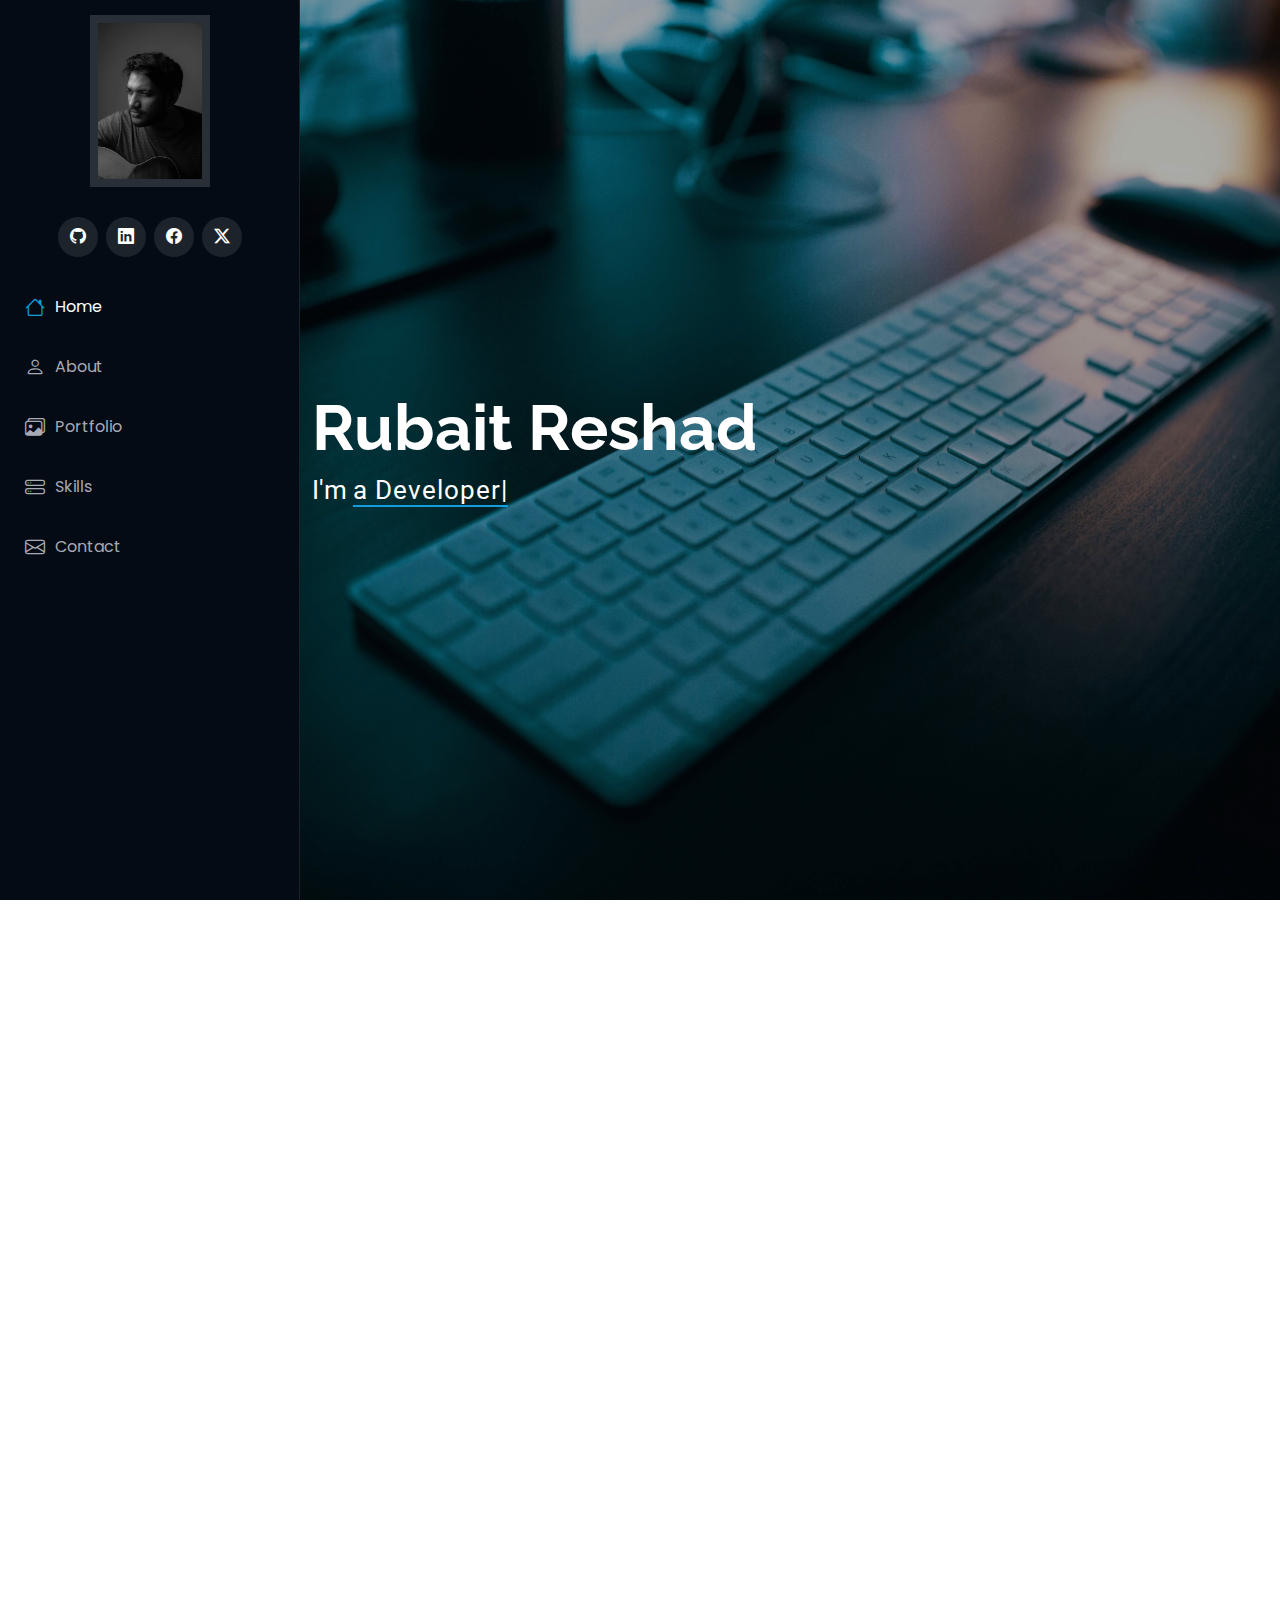
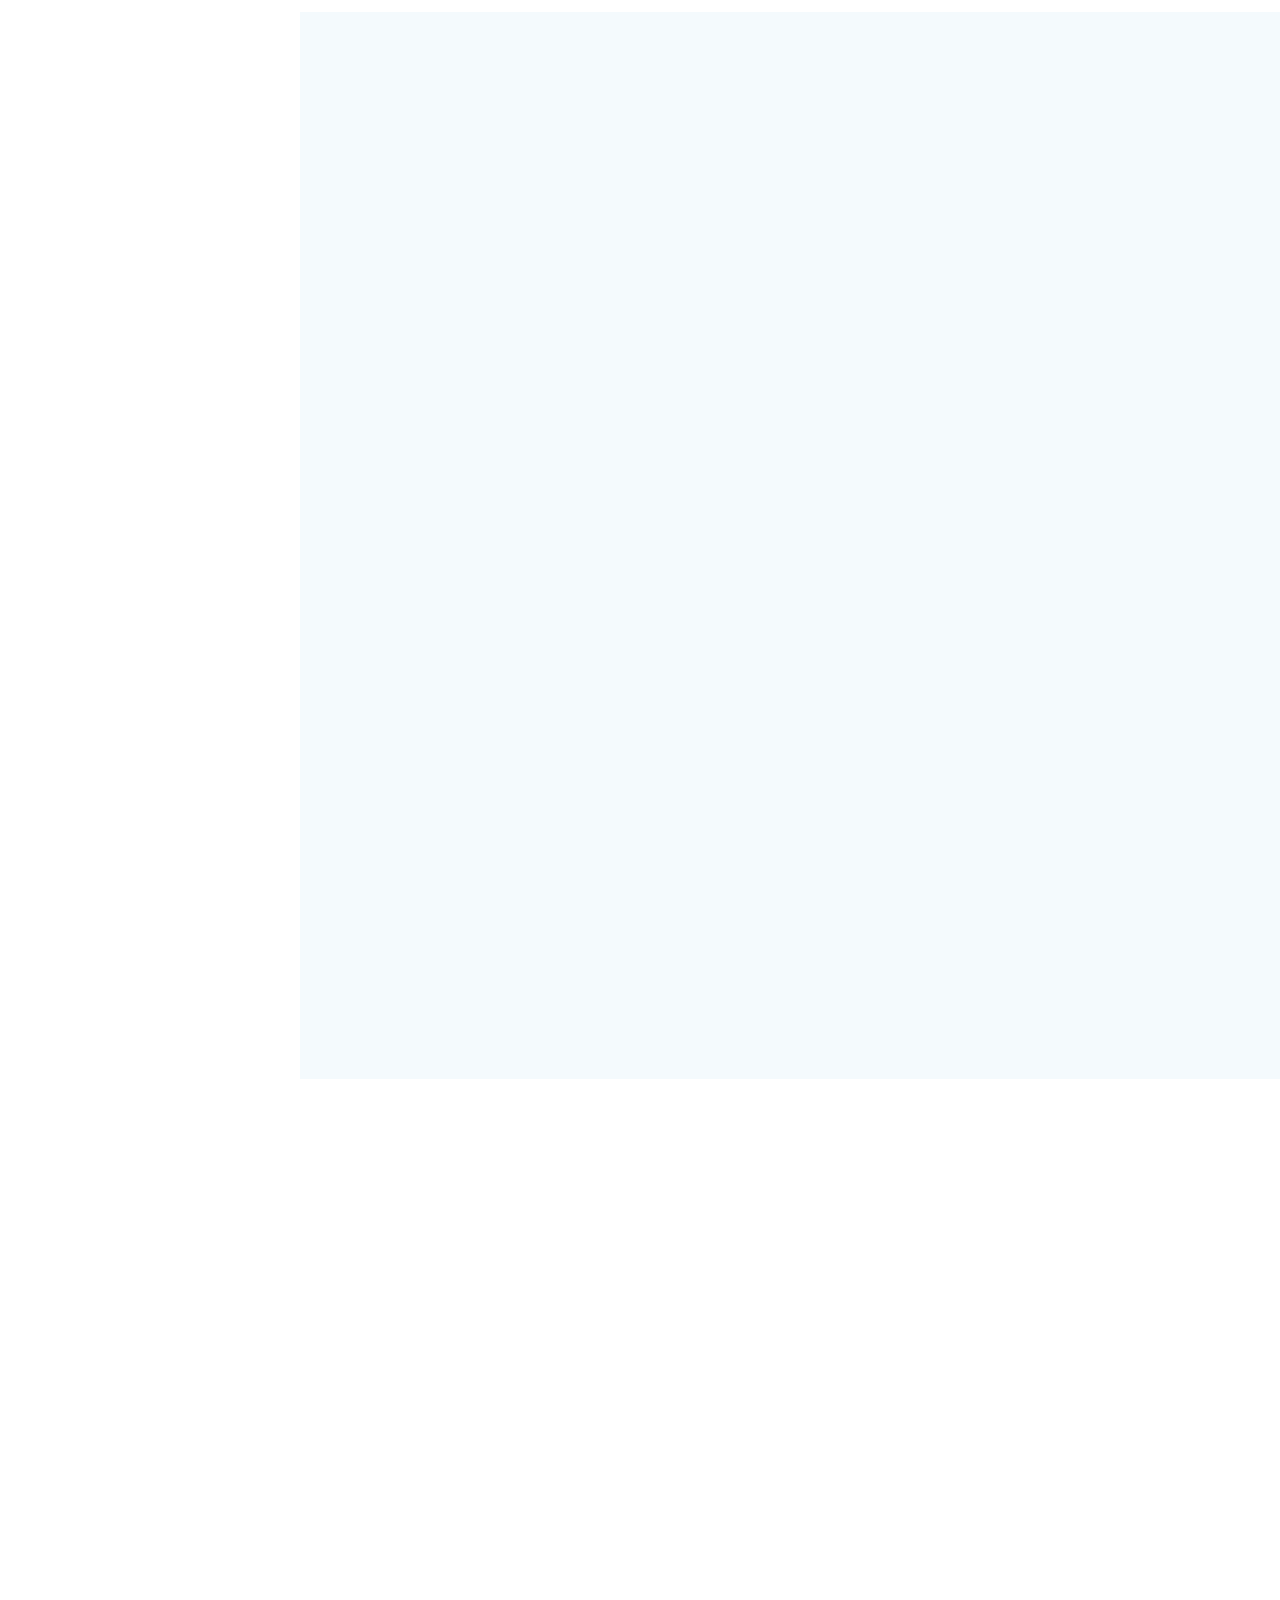
<file: index.html>
<!DOCTYPE html>
<html lang="en">

<head>
  <meta charset="utf-8">
  <meta content="width=device-width, initial-scale=1.0" name="viewport">
  <title>Rubait Reshad</title>
  <meta content="" name="description">
  <meta content="" name="keywords">

  <!-- Favicons -->
  <link href="assets/img/logo.png" rel="icon">
  <!-- <link href="assets/img/apple-touch-icon.png" rel="apple-touch-icon"> -->
  <!-- <link rel="shortcut icon" href="assets/favicon_io/favicon.ico" type="image/x-icon"> -->
  <!-- <link rel="icon" type="image/png" href="assets/favicon_io/favicon.ico" sizes="32x32"> -->
  <!-- <link rel="icon" type="image/svg+xml" href="assets/favicon_io/"> -->



  <!-- Fonts -->
  <link href="https://fonts.googleapis.com" rel="preconnect">
  <link href="https://fonts.gstatic.com" rel="preconnect" crossorigin>
  <link
    href="https://fonts.googleapis.com/css2?family=Roboto:ital,wght@0,100;0,300;0,400;0,500;0,700;0,900;1,100;1,300;1,400;1,500;1,700;1,900&family=Poppins:ital,wght@0,100;0,200;0,300;0,400;0,500;0,600;0,700;0,800;0,900;1,100;1,200;1,300;1,400;1,500;1,600;1,700;1,800;1,900&family=Raleway:ital,wght@0,100;0,200;0,300;0,400;0,500;0,600;0,700;0,800;0,900;1,100;1,200;1,300;1,400;1,500;1,600;1,700;1,800;1,900&display=swap"
    rel="stylesheet">

  <!-- Vendor CSS Files -->
  <link href="assets/vendor/bootstrap/css/bootstrap.min.css" rel="stylesheet">
  <link href="assets/vendor/bootstrap-icons/bootstrap-icons.css" rel="stylesheet">
  <link href="assets/vendor/aos/aos.css" rel="stylesheet">
  <link href="assets/vendor/glightbox/css/glightbox.min.css" rel="stylesheet">
  <link href="assets/vendor/swiper/swiper-bundle.min.css" rel="stylesheet">

  <!-- Main CSS File -->
  <link href="assets/css/main.css" rel="stylesheet">

  <!-- =======================================================
  * Template Name: iPortfolio
  * Template URL: https://bootstrapmade.com/iportfolio-bootstrap-portfolio-websites-template/
  * Updated: Jun 29 2024 with Bootstrap v5.3.3
  * Author: BootstrapMade.com
  * License: https://bootstrapmade.com/license/
  ======================================================== -->
</head>

<body class="index-page">

  <header id="header" class="header dark-background d-flex flex-column">
    <i class="header-toggle d-xl-none bi bi-list"></i>

    <div class="profile-img">
      <img src="assets/img/my-profile-img.jpg" alt="" class="img-fluid">
    </div>

    <a href="index.html" class="logo d-flex align-items-center justify-content-center">
      <!-- Uncomment the line below if you also wish to use an image logo -->
      <!-- <img src="assets/img/logo.png" alt="" class="logo"> -->
      <!-- <h1 class="sitename">Rubait Reshad</h1> -->
    </a>

    <div class="social-links text-center">
      <a href="https://github.com/thinkGrow" target="_blank" class="Git"><i class="bi bi-github"></i></a>
      <a href="https://www.linkedin.com/in/rubaut-reshed/" target="_blank" class="linkedin"><i
          class="bi bi-linkedin"></i></a>
      <a href="https://www.facebook.com/rubait/" target="_blank" class="facebook"><i class="bi bi-facebook"></i></a>
      <a href="https://twitter.com/ReshadRubait" target="_blank" class="twitter"><i class="bi bi-twitter-x"></i></a>
      <!-- <a href="#" class="instagram"><i class="bi bi-instagram"></i></a> -->
    </div>

    <nav id="navmenu" class="navmenu">
      <ul>
        <li><a href="#hero" class="active"><i class="bi bi-house navicon"></i>Home</a></li>
        <li><a href="#about"><i class="bi bi-person navicon"></i> About</a></li>
        <!-- <li><a href="#resume"><i class="bi bi-file-earmark-text navicon"></i> Resume</a></li> -->
        <li><a href="#portfolio"><i class="bi bi-images navicon"></i> Portfolio</a></li>
        <li><a href="#services"><i class="bi bi-hdd-stack navicon"></i> Skills</a></li>
        <li><a href="#contact"><i class="bi bi-envelope navicon"></i> Contact</a></li>
      </ul>
    </nav>

  </header>

  <main class="main">

    <!-- Hero Section -->
    <section id="hero" class="hero section dark-background">

      <img src="assets/img/hero-bg-1-low.jpg" alt="" data-aos="fade-in" loading="lazy">

      <div class="container" data-aos="fade-up" data-aos-delay="100">
        <h2>Rubait Reshad</h2>
        <p>I'm <span class="typed" data-typed-items="a Developer, an AI Researcher, an Educator">a Developer</span><span
            class="typed-cursor typed-cursor--blink" aria-hidden="true"></span><span
            class="typed-cursor typed-cursor--blink" aria-hidden="true"></span></p>
      </div>

    </section><!-- /Hero Section -->

    <!-- About Section -->
    <section id="about" class="about section">

      <!-- Section Title -->
      <div class="container section-title" data-aos="fade-up">
        <h2>About</h2>
        <p></p>
      </div><!-- End Section Title -->

      <div class="container" data-aos="fade-up" data-aos-delay="100">

        <div class="row gy-4 justify-content-center">
          <div class="col-lg-4">
            <img src="assets/img/my-profile-img.jpg" class="img-fluid" alt="">
          </div>
          <div class="col-lg-8 content">
            <h2>Developer, Educator & AI Researcher</h2>
            <p class="fst-italic py-3">
              I teach O/A Level Computer Science and Math, make Web Applications and build AI models. <br> <br>
              When I am not working, you can find me at a football field or at a cozy cafe sipping coffee. <br> <br>
              I also make hip-hop music time to time.
            </p>
            <div class="row">
              <div class="col-lg-6">
                <ul>
                  <li><i class="bi bi-chevron-right"></i> <strong>Phone:</strong> <span>+880 1741515595</span></li> <br>
                  <li><i class="bi bi-chevron-right"></i> <strong>City:</strong> <span>Dhaka</span></li>
                  <br>
                  <li><i class="bi bi-chevron-right"></i> <strong>Degree:</strong> <span>BSc Computer Science</span>
                    <br>
                  </li>
                </ul>
              </div>
              <div class="col-lg-6">
                <ul>
                  <li><i class="bi bi-chevron-right"></i> <strong>Blood Group:</strong> <span>O +ve</span></li> <br>
                  <li><i class="bi bi-chevron-right"></i> <strong>Email:</strong> <span>rubaitreshad@gmail.com</span>
                  </li> <br>
                  <li><i class="bi bi-chevron-right"></i> <strong>University:</strong> <span> IUB</span></li>
                  <!-- <li><i class="bi bi-chevron-right"></i> <strong>Freelance:</strong> <span>Available</span></li> -->
                </ul>
              </div>
            </div>
            <!-- <p class="py-3">
              Officiis eligendi itaque labore et dolorum mollitia officiis optio vero. Quisquam sunt adipisci omnis et ut. Nulla accusantium dolor incidunt officia tempore. Et eius omnis.
              Cupiditate ut dicta maxime officiis quidem quia. Sed et consectetur qui quia repellendus itaque neque.
            </p> -->
          </div>
        </div>

      </div>

    </section><!-- /About Section -->


    <!-- /Portfolio Section -->
    <section id="portfolio" class="portfolio section light-background">
      <!-- <section id="portfolio" class="portfolio section"> -->
      <!-- <div class="container py-5"> -->
      <div class="container" data-aos="fade-up">
        <h1 class="text-center mb-4">My Portfolio</h1>
        <!-- <div class="row g-4"> -->
        <div class="row g-4" data-default-filter="*" data-layout="masonry" data-sort="original-order data-aos=" fade-up"
          data-aos-delay="200"">
        
          <!-- Portfolio Item 1 -->
          <div class=" col-md-6 col-lg-4">
          <div class="card">
            <div class="card-img-container">
              <img src="assets/img/portfolio/rnn thesis.jpg" class="card-img-top" loading="lazy" alt="Project 1">
            </div>
            <div class="card-body">
              <h5 class="card-title"></h5>
              <p class="card-text">A Study on Image Classification using RecurNets</p>
              <a href="projects/portfolio-1.html" class="solid-dark-button">View Details</a>
            </div>
          </div>
        </div>

        <!-- Portfolio Item 2 -->
        <div class="col-md-6 col-lg-4">
          <div class="card">
            <div class="card-img-container">

              <img src="assets/img/portfolio/ngenit.png" class="card-img-top" loading="lazy" alt="Project 2">
            </div>
            <div class="card-body">
              <h5 class="card-title"></h5>
              <p class="card-text">NGenIT - An e-commerce Website</p>
              <a href="projects/portfolio-2.html" class="solid-dark-button">View Details</a>
            </div>
          </div>
        </div>


        <!-- Portfolio Item 3 -->
        <div class="col-md-6 col-lg-4">
          <div class="card">
            <div class="card-img-container">

              <img src="assets/img/portfolio/jatra.jpg" class="card-img-top" loading="lazy" alt="Project 3">
            </div>
            <div class="card-body">
              <h5 class="card-title"></h5>Jatra - A Travel Solution Website</p>
              <a href="projects/portfolio-3.html" class="solid-dark-button">View Details</a>
            </div>
          </div>
        </div>

        <!-- Portfolio Item 4 -->
        <div class="col-md-6 col-lg-4">
          <div class="card">
            <div class="card-img-container">

              <img src="assets/img/portfolio/angry bird.png" class="card-img-top" loading="lazy" alt="Project 1">
            </div>
            <div class="card-body">
              <h5 class="card-title"></h5>
              <p class="card-text">Pissed Bird - An Angry Bird Ripoff Game</p>
              <a href="projects/portfolio-4.html" class="solid-dark-button">View Details</a>
            </div>
          </div>
        </div>

        <!-- Portfolio Item 5 -->
        <div class="col-md-6 col-lg-4">
          <div class="card">
            <div class="card-img-container">

              <img src="assets/img/portfolio/sentiment analysis.png" class="card-img-top" loading="lazy"
                alt="Project 2">
            </div>
            <div class="card-body">
              <h5 class="card-title"></h5>
              <p class="card-text">Medicine Review with Sentiment Analysis - ML</p>
              <a href="projects/portfolio-5.html" class="solid-dark-button">View Details</a>
            </div>
          </div>
        </div>

        <!-- Portfolio Item 6 -->
        <div class="col-md-6 col-lg-4">
          <div class="card">
            <div class="card-img-container">

              <img src="assets/img/portfolio/groceries.png" class="card-img-top" loading="lazy" alt="Project 6">
            </div>
            <div class="card-body">
              <h5 class="card-title"></h5>
              <p class="card-text">Groceries - Figma to Code</p>
              <a href="projects/portfolio-6.html" class="solid-dark-button">View Details</a>
            </div>
          </div>
        </div>

        <p>For more projects, visit my GitHub: <a href="https://github.com/thinkGrow" target="_blank" Git"><i
              class="bi bi-github"></i></a></p>



        <!-- Add more portfolio items here -->
      </div>
      </div>
    </section>

    <!-- Skills Section -->
    <section id="services" class="services section">

      <!-- Section Title -->
      <div class="container section-title" data-aos="fade-up">
        <h2>Skills</h2>
        <!-- <p>Magnam dolores commodi suscipit. Necessitatibus eius consequatur ex aliquid fuga eum quidem. Sit sint consectetur velit. Quisquam quos quisquam cupiditate. Et nemo qui impedit suscipit alias ea. Quia fugiat sit in iste officiis commodi quidem hic quas.</p> -->
      </div><!-- End Section Title -->


      <div class="container section-skills">

        <div class="row gy-4">

          <div class="col-lg-4 col-md-6 service-item d-flex" data-aos="fade-up" data-aos-delay="100">
            <div>
              <h4 class="title">Python</a></h4>
            </div>
          </div>
          <!-- End Service Item -->

          <div class="col-lg-4 col-md-6 service-item d-flex" data-aos="fade-up" data-aos-delay="500">
            <div>
              <h4 class="title">PyTorch</a></h4>
            </div>
          </div><!-- End Service Item -->

          <div class="col-lg-4 col-md-6 service-item d-flex" data-aos="fade-up" data-aos-delay="600">
            <div>
              <h4 class="title">Computer Vision</a></h4>
            </div>
          </div><!-- End Service Item -->

          <div class="col-lg-4 col-md-6 service-item d-flex" data-aos="fade-up" data-aos-delay="600">
            <div>
              <h4 class="title">Artificial Intelligence</a></h4>
            </div>
          </div><!-- End Service Item -->

          <div class="col-lg-4 col-md-6 service-item d-flex" data-aos="fade-up" data-aos-delay="600">
            <div>
              <h4 class="title">Deep Learning</a></h4>
            </div>
          </div><!-- End Service Item -->

          <div class="col-lg-4 col-md-6 service-item d-flex" data-aos="fade-up" data-aos-delay="600">
            <div>
              <h4 class="title">Machine Learning</a></h4>
            </div>
          </div><!-- End Service Item -->



          <div class="col-lg-4 col-md-6 service-item d-flex" data-aos="fade-up" data-aos-delay="600">
            <div>
              <h4 class="title">R</a></h4>
            </div>
          </div><!-- End Service Item -->


          <div class="col-lg-4 col-md-6 service-item d-flex" data-aos="fade-up" data-aos-delay="600">
            <div>
              <h4 class="title">Data Science</a></h4>
            </div>
          </div><!-- End Service Item -->

          <div class="col-lg-4 col-md-6 service-item d-flex" data-aos="fade-up" data-aos-delay="200">
            <div>
              <h4 class="title">Data Processing & Exploration</a></h4>
            </div>
          </div><!-- End Service Item -->

          <div class="col-lg-4 col-md-6 service-item d-flex" data-aos="fade-up" data-aos-delay="300">
            <div>
              <h4 class="title">HTML</a></h4>
            </div>
          </div><!-- End Service Item -->

          <div class="col-lg-4 col-md-6 service-item d-flex" data-aos="fade-up" data-aos-delay="300">
            <div>
              <h4 class="title">Responsive CSS</a></h4>
            </div>
          </div><!-- End Service Item -->

          <div class="col-lg-4 col-md-6 service-item d-flex" data-aos="fade-up" data-aos-delay="300">
            <div>
              <h4 class="title">JavaScript</a></h4>
            </div>
          </div><!-- End Service Item -->

          <div class="col-lg-4 col-md-6 service-item d-flex" data-aos="fade-up" data-aos-delay="300">
            <div>
              <h4 class="title">Bootstrap</a></h4>
            </div>
          </div><!-- End Service Item -->

          <div class="col-lg-4 col-md-6 service-item d-flex" data-aos="fade-up" data-aos-delay="200">
            <div>
              <h4 class="title">Tailwind</a></h4>
            </div>
          </div><!-- End Service Item -->

          <div class="col-lg-4 col-md-6 service-item d-flex" data-aos="fade-up" data-aos-delay="200">
            <div>
              <h4 class="title">React (Learning)</a></h4>
            </div>
          </div><!-- End Service Item -->


          <div class="col-lg-4 col-md-6 service-item d-flex" data-aos="fade-up" data-aos-delay="400">
            <div>
              <h4 class="title">SQL</a></h4>
            </div>
          </div><!-- End Service Item -->



          <div class="col-lg-4 col-md-6 service-item d-flex" data-aos="fade-up" data-aos-delay="600">
            <div>
              <h4 class="title">C++</a></h4>
            </div>
          </div><!-- End Service Item -->


          <div class="col-lg-4 col-md-6 service-item d-flex" data-aos="fade-up" data-aos-delay="600">

            <h4 class="title">Git</a></h4>

          </div><!-- End Service Item -->

          <div class="col-lg-4 col-md-6 service-item d-flex" data-aos="fade-up" data-aos-delay="600">

            <h4 class="title">Canva</a></h4>

          </div><!-- End Service Item -->

          <div class="col-lg-4 col-md-6 service-item d-flex" data-aos="fade-up" data-aos-delay="600">

            <h4 class="title">Notion/Trello/Slack</a></h4>

          </div><!-- End Service Item -->

          <div class="col-lg-4 col-md-6 service-item d-flex" data-aos="fade-up" data-aos-delay="600">

            <h4 class="title">Figma to Code</a></h4>

          </div><!-- End Service Item -->

        </div>

      </div>



    </section><!-- /Services Section -->

    <!-- Contact Section -->
    <section id="contact" class="contact section">

      <!-- Section Title -->
      <div class="container section-title" data-aos="fade-up">
        <h2>Contact</h2>
        <!-- <p>Necessitatibus eius consequatur ex aliquid fuga eum quidem sint consectetur velit</p> -->
      </div><!-- End Section Title -->

      <div class="container" data-aos="fade-up" data-aos-delay="100">

        <div class="row gy-4">

          <div class="col-lg-5">

            <div class="info-wrap">
              <div class="info-item d-flex" data-aos="fade-up" data-aos-delay="200">
                <i class="bi bi-geo-alt flex-shrink-0"></i>
                <div>
                  <h3>Address</h3>
                  <p>Dhaka, Bangladesh</p>
                </div>
              </div><!-- End Info Item -->

              <div class="info-item d-flex" data-aos="fade-up" data-aos-delay="300">
                <i class="bi bi-telephone flex-shrink-0"></i>
                <div>
                  <h3>Phone</h3>
                  <!-- <a href="https://wa.me/01741515595" target="_blank">
                    Click here to chat on WhatsApp
                  </a> -->

                  <p>+880 1741515595</p>
                </div>
              </div><!-- End Info Item -->

              <div class="info-item d-flex" data-aos="fade-up" data-aos-delay="400">
                <i class="bi bi-envelope flex-shrink-0"></i>
                <div>
                  <h3>Email</h3>
                  <p>rubaitreshad@gmail.com</p>
                </div>
              </div><!-- End Info Item -->

              <!-- <iframe src="https://www.google.com/maps/embed?pb=!1m14!1m8!1m3!1d48389.78314118045!2d-74.006138!3d40.710059!3m2!1i1024!2i768!4f13.1!3m3!1m2!1s0x89c25a22a3bda30d%3A0xb89d1fe6bc499443!2sDowntown%20Conference%20Center!5e0!3m2!1sen!2sus!4v1676961268712!5m2!1sen!2sus" frameborder="0" style="border:0; width: 100%; height: 270px;" allowfullscreen="" loading="lazy" referrerpolicy="no-referrer-when-downgrade"></iframe> -->
            </div>
          </div>

        </div>

      </div>

    </section><!-- /Contact Section -->

  </main>

  <footer id="footer" class="footer position-relative light-background">

    <div class="container">
      <div class="copyright text-center ">
        <!-- <p>© <span>Copyright</span> <strong class="px-1 sitename">iPortfolio</strong> <span>All Rights Reserved</span></p> -->
      </div>
      <div class="credits">
        <!-- All the links in the footer should remain intact. -->
        <!-- You can delete the links only if you've purchased the pro version. -->
        <!-- Licensing information: https://bootstrapmade.com/license/ -->
        <!-- Purchase the pro version with working PHP/AJAX contact form: [buy-url] -->
        <!-- Designed by <a href="https://bootstrapmade.com/">BootstrapMade</a> -->
      </div>
    </div>

  </footer>

  <!-- Scroll Top -->
  <a href="#" id="scroll-top" class="scroll-top d-flex align-items-center justify-content-center"><i
      class="bi bi-arrow-up-short"></i></a>

  <!-- Preloader -->
  <div id="preloader"></div>

  <!-- Vendor JS Files -->
  <script src="assets/vendor/bootstrap/js/bootstrap.bundle.min.js"></script>
  <script src="assets/vendor/php-email-form/validate.js"></script>
  <script src="assets/vendor/aos/aos.js"></script>
  <script src="assets/vendor/typed.js/typed.umd.js"></script>
  <script src="assets/vendor/purecounter/purecounter_vanilla.js"></script>
  <script src="assets/vendor/waypoints/noframework.waypoints.js"></script>
  <script src="assets/vendor/glightbox/js/glightbox.min.js"></script>
  <script src="assets/vendor/imagesloaded/imagesloaded.pkgd.min.js"></script>
  <script src="assets/vendor/isotope-layout/isotope.pkgd.min.js"></script>
  <script src="assets/vendor/swiper/swiper-bundle.min.js"></script>

  <!-- Main JS File -->
  <script src="assets/js/main.js"></script>

</body>

</html>
</file>
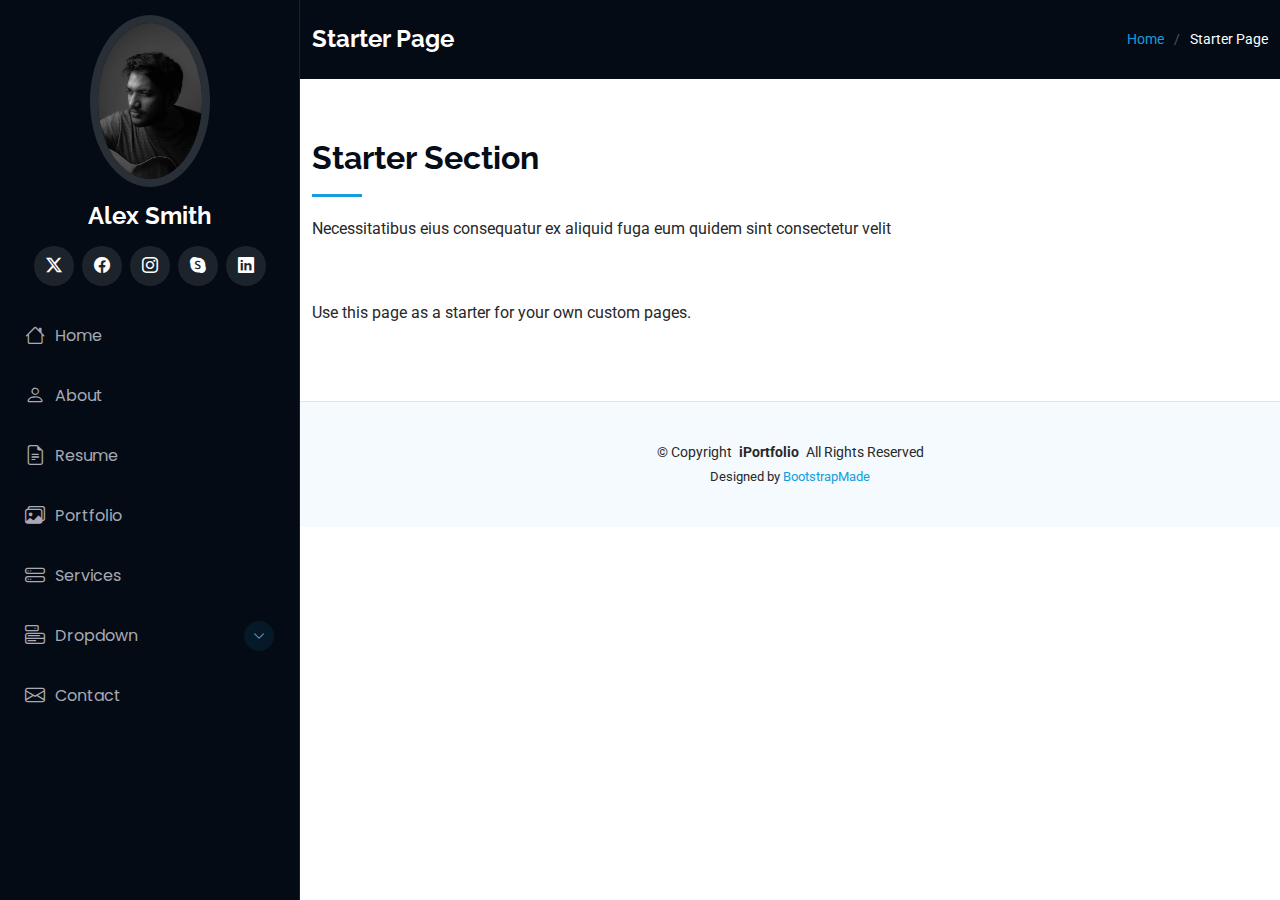
<file: _starter-page.html>
<!DOCTYPE html>
<html lang="en">

<head>
  <meta charset="utf-8">
  <meta content="width=device-width, initial-scale=1.0" name="viewport">
  <title>Starter Page - iPortfolio Bootstrap Template</title>
  <meta content="" name="description">
  <meta content="" name="keywords">

  <!-- Favicons -->
  <link href="assets/img/favicon.png" rel="icon">
  <link href="assets/img/apple-touch-icon.png" rel="apple-touch-icon">

  <!-- Fonts -->
  <link href="https://fonts.googleapis.com" rel="preconnect">
  <link href="https://fonts.gstatic.com" rel="preconnect" crossorigin>
  <link href="https://fonts.googleapis.com/css2?family=Roboto:ital,wght@0,100;0,300;0,400;0,500;0,700;0,900;1,100;1,300;1,400;1,500;1,700;1,900&family=Poppins:ital,wght@0,100;0,200;0,300;0,400;0,500;0,600;0,700;0,800;0,900;1,100;1,200;1,300;1,400;1,500;1,600;1,700;1,800;1,900&family=Raleway:ital,wght@0,100;0,200;0,300;0,400;0,500;0,600;0,700;0,800;0,900;1,100;1,200;1,300;1,400;1,500;1,600;1,700;1,800;1,900&display=swap" rel="stylesheet">

  <!-- Vendor CSS Files -->
  <link href="assets/vendor/bootstrap/css/bootstrap.min.css" rel="stylesheet">
  <link href="assets/vendor/bootstrap-icons/bootstrap-icons.css" rel="stylesheet">
  <link href="assets/vendor/aos/aos.css" rel="stylesheet">
  <link href="assets/vendor/glightbox/css/glightbox.min.css" rel="stylesheet">
  <link href="assets/vendor/swiper/swiper-bundle.min.css" rel="stylesheet">

  <!-- Main CSS File -->
  <link href="assets/css/main.css" rel="stylesheet">

  <!-- =======================================================
  * Template Name: iPortfolio
  * Template URL: https://bootstrapmade.com/iportfolio-bootstrap-portfolio-websites-template/
  * Updated: Jun 29 2024 with Bootstrap v5.3.3
  * Author: BootstrapMade.com
  * License: https://bootstrapmade.com/license/
  ======================================================== -->
</head>

<body class="starter-page-page">

  <header id="header" class="header dark-background d-flex flex-column">
    <i class="header-toggle d-xl-none bi bi-list"></i>

    <div class="profile-img">
      <img src="assets/img/my-profile-img.jpg" alt="" class="img-fluid rounded-circle">
    </div>

    <a href="index.html" class="logo d-flex align-items-center justify-content-center">
      <!-- Uncomment the line below if you also wish to use an image logo -->
      <!-- <img src="assets/img/logo.png" alt=""> -->
      <h1 class="sitename">Alex Smith</h1>
    </a>

    <div class="social-links text-center">
      <a href="#" class="twitter"><i class="bi bi-twitter-x"></i></a>
      <a href="#" class="facebook"><i class="bi bi-facebook"></i></a>
      <a href="#" class="instagram"><i class="bi bi-instagram"></i></a>
      <a href="#" class="google-plus"><i class="bi bi-skype"></i></a>
      <a href="#" class="linkedin"><i class="bi bi-linkedin"></i></a>
    </div>

    <nav id="navmenu" class="navmenu">
      <ul>
        <li><a href="#hero"><i class="bi bi-house navicon"></i>Home</a></li>
        <li><a href="#about"><i class="bi bi-person navicon"></i> About</a></li>
        <li><a href="#resume"><i class="bi bi-file-earmark-text navicon"></i> Resume</a></li>
        <li><a href="#portfolio"><i class="bi bi-images navicon"></i> Portfolio</a></li>
        <li><a href="#services"><i class="bi bi-hdd-stack navicon"></i> Services</a></li>
        <li class="dropdown"><a href="#"><i class="bi bi-menu-button navicon"></i> <span>Dropdown</span> <i class="bi bi-chevron-down toggle-dropdown"></i></a>
          <ul>
            <li><a href="#">Dropdown 1</a></li>
            <li class="dropdown"><a href="#"><span>Deep Dropdown</span> <i class="bi bi-chevron-down toggle-dropdown"></i></a>
              <ul>
                <li><a href="#">Deep Dropdown 1</a></li>
                <li><a href="#">Deep Dropdown 2</a></li>
                <li><a href="#">Deep Dropdown 3</a></li>
                <li><a href="#">Deep Dropdown 4</a></li>
                <li><a href="#">Deep Dropdown 5</a></li>
              </ul>
            </li>
            <li><a href="#">Dropdown 2</a></li>
            <li><a href="#">Dropdown 3</a></li>
            <li><a href="#">Dropdown 4</a></li>
          </ul>
        </li>
        <li><a href="#contact"><i class="bi bi-envelope navicon"></i> Contact</a></li>
      </ul>
    </nav>

  </header>

  <main class="main">

    <!-- Page Title -->
    <div class="page-title dark-background">
      <div class="container d-lg-flex justify-content-between align-items-center">
        <h1 class="mb-2 mb-lg-0">Starter Page</h1>
        <nav class="breadcrumbs">
          <ol>
            <li><a href="index.html">Home</a></li>
            <li class="current">Starter Page</li>
          </ol>
        </nav>
      </div>
    </div><!-- End Page Title -->

    <!-- Starter Section Section -->
    <section id="starter-section" class="starter-section section">

      <!-- Section Title -->
      <div class="container section-title" data-aos="fade-up">
        <h2>Starter Section</h2>
        <p>Necessitatibus eius consequatur ex aliquid fuga eum quidem sint consectetur velit</p>
      </div><!-- End Section Title -->

      <div class="container" data-aos="fade-up">
        <p>Use this page as a starter for your own custom pages.</p>
      </div>

    </section><!-- /Starter Section Section -->

  </main>

  <footer id="footer" class="footer position-relative light-background">

    <div class="container">
      <div class="copyright text-center ">
        <p>© <span>Copyright</span> <strong class="px-1 sitename">iPortfolio</strong> <span>All Rights Reserved</span></p>
      </div>
      <div class="credits">
        <!-- All the links in the footer should remain intact. -->
        <!-- You can delete the links only if you've purchased the pro version. -->
        <!-- Licensing information: https://bootstrapmade.com/license/ -->
        <!-- Purchase the pro version with working PHP/AJAX contact form: [buy-url] -->
        Designed by <a href="https://bootstrapmade.com/">BootstrapMade</a>
      </div>
    </div>

  </footer>

  <!-- Scroll Top -->
  <a href="#" id="scroll-top" class="scroll-top d-flex align-items-center justify-content-center"><i class="bi bi-arrow-up-short"></i></a>

  <!-- Preloader -->
  <div id="preloader"></div>

  <!-- Vendor JS Files -->
  <script src="assets/vendor/bootstrap/js/bootstrap.bundle.min.js"></script>
  <script src="assets/vendor/php-email-form/validate.js"></script>
  <script src="assets/vendor/aos/aos.js"></script>
  <script src="assets/vendor/typed.js/typed.umd.js"></script>
  <script src="assets/vendor/purecounter/purecounter_vanilla.js"></script>
  <script src="assets/vendor/waypoints/noframework.waypoints.js"></script>
  <script src="assets/vendor/glightbox/js/glightbox.min.js"></script>
  <script src="assets/vendor/imagesloaded/imagesloaded.pkgd.min.js"></script>
  <script src="assets/vendor/isotope-layout/isotope.pkgd.min.js"></script>
  <script src="assets/vendor/swiper/swiper-bundle.min.js"></script>

  <!-- Main JS File -->
  <script src="assets/js/main.js"></script>

</body>

</html>
</file>
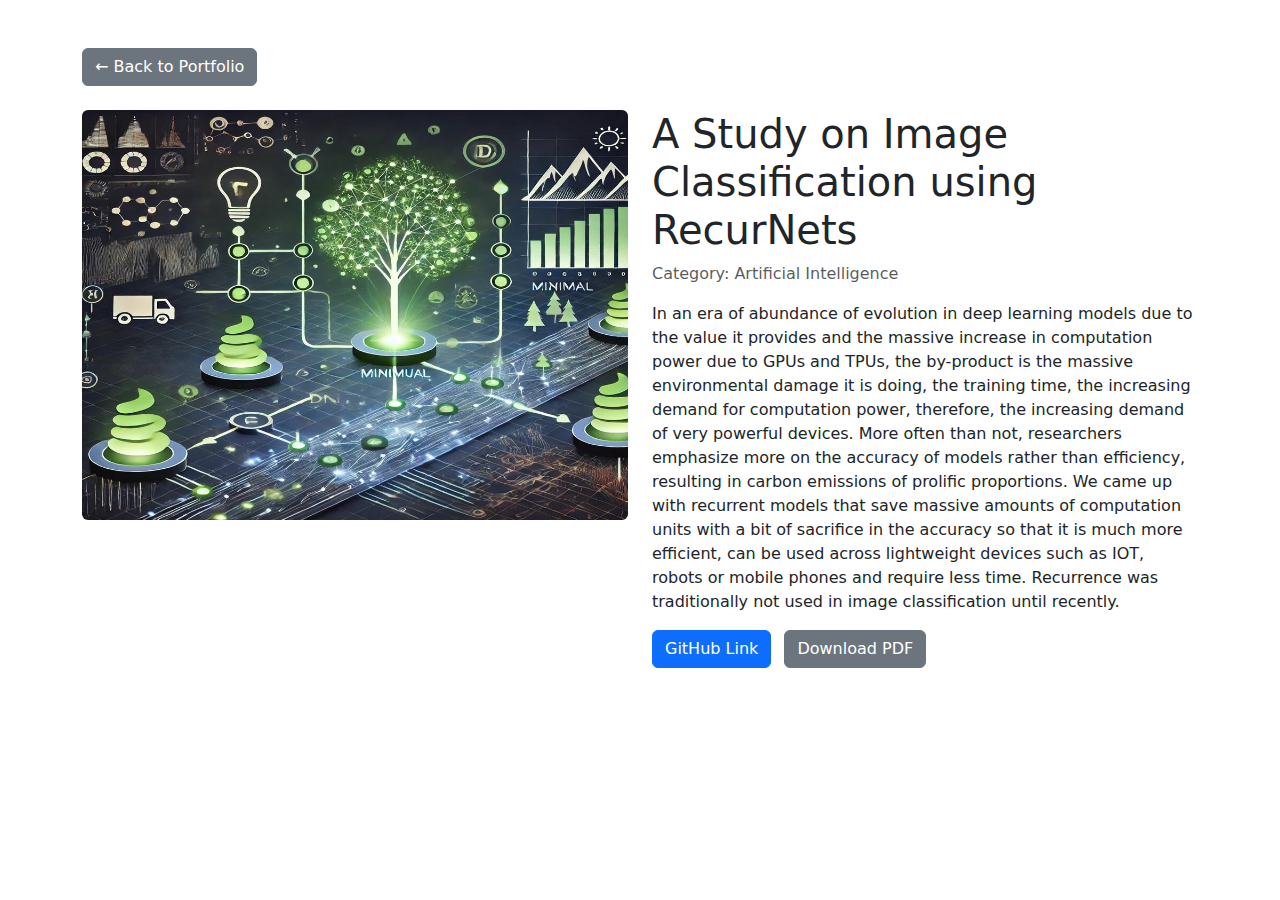
<file: portfolio-1.html>
<!DOCTYPE html>
<html lang="en">
<head>
  <meta charset="UTF-8">
  <meta name="viewport" content="width=device-width, initial-scale=1.0">
  <title>Portfolio 1</title>
  <link href="https://cdn.jsdelivr.net/npm/bootstrap@5.3.2/dist/css/bootstrap.min.css" rel="stylesheet">
</head>
<body>

<div class="container py-5">
  <a href="index.html#portfolio" class="btn btn-secondary mb-4">&larr; Back to Portfolio</a>
  <div class="row">
    <div class="col-lg-6">
      <img src="assets/img/portfolio/rnn thesis.jpg" class="img-fluid rounded mb-3" alt="Portfolio 1 Image">
    </div>
    <div class="col-lg-6">
      <h1>A Study on Image Classification using RecurNets</h1>
      <p class="text-muted">Category: Artificial Intelligence</p>
      <p>
        In an era of abundance of evolution in deep learning models due to the value it
        provides and the massive increase in computation power due to GPUs and TPUs,
        the by-product is the massive environmental damage it is doing, the training time, the
        increasing demand for computation power, therefore, the increasing demand of very
        powerful devices. More often than not, researchers emphasize more on the accuracy
        of models rather than efficiency, resulting in carbon emissions of prolific proportions.
        We came up with recurrent models that save massive amounts of computation units
        with a bit of sacrifice in the accuracy so that it is much more efficient, can be used
        across lightweight devices such as IOT, robots or mobile phones and require less
        time. Recurrence was traditionally not used in image classification until recently.
      </p>

            <!-- Buttons -->
    <div class="mt-3">
        <!-- <a href="https://github.com/yourusername/yourproject" class="btn btn-primary me-2" target="_blank">GitHub Link</a> -->
        <a href="https://github.com/thinkGrow/recurrent-neural-network-for-image-classificatiom/tree/newBranch" class="btn btn-primary me-2" target="_blank">GitHub Link</a>
        <a href="files/rnn thesis.pdf" class="btn btn-secondary" download>Download PDF</a>
    </div>
      <!-- <a href="https://example.com/portfolio1" class="btn btn-primary" target="_blank">View Live Project</a> -->
    </div>
  </div>
</div>

<script src="https://cdn.jsdelivr.net/npm/bootstrap@5.3.2/dist/js/bootstrap.bundle.min.js"></script>
</body>
</html>
</file>
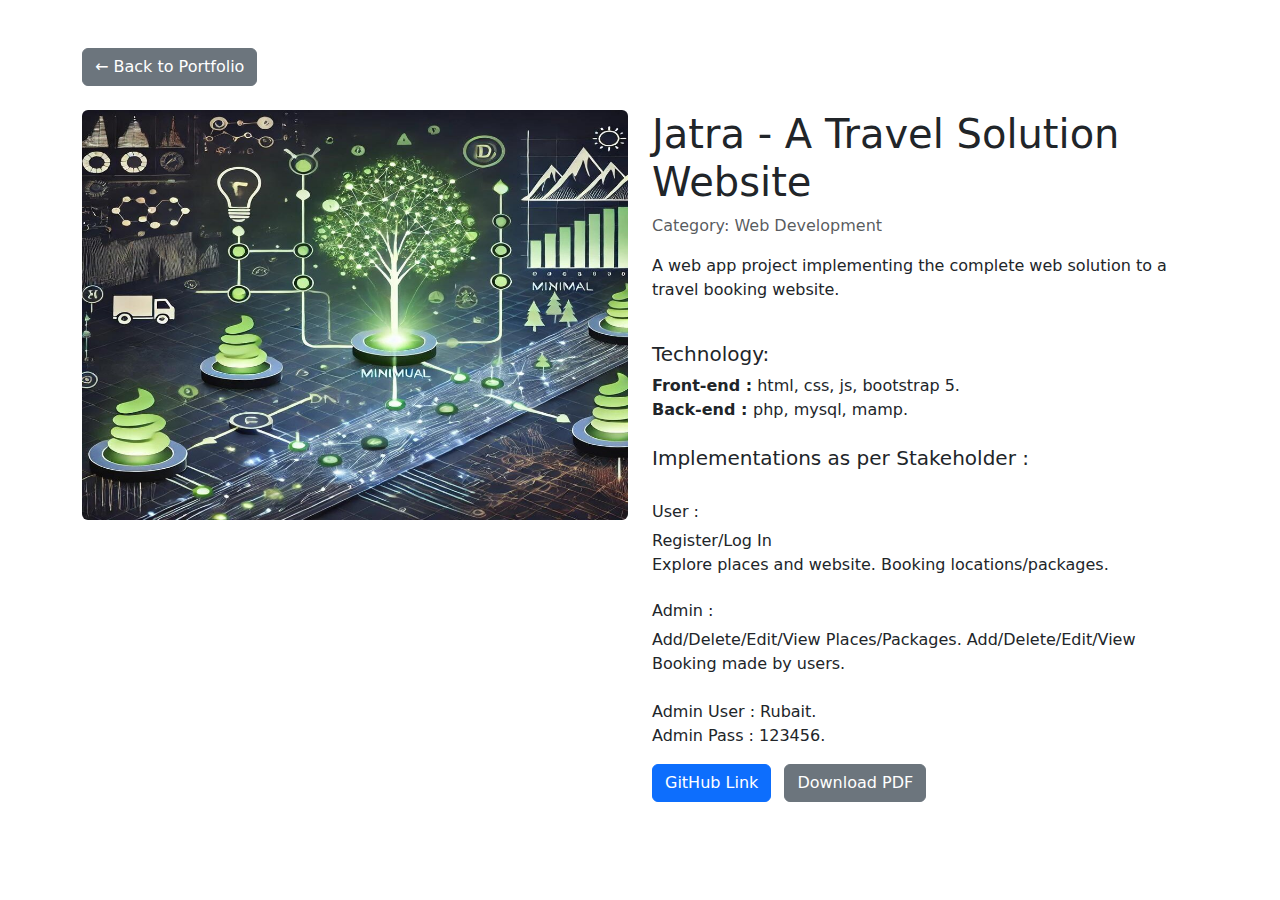
<file: portfolio-2.html>
<!DOCTYPE html>
<html lang="en">
<head>
  <meta charset="UTF-8">
  <meta name="viewport" content="width=device-width, initial-scale=1.0">
  <title>Portfolio 1</title>
  <link href="https://cdn.jsdelivr.net/npm/bootstrap@5.3.2/dist/css/bootstrap.min.css" rel="stylesheet">
</head>
<body>

<div class="container py-5">
  <a href="index.html#portfolio" class="btn btn-secondary mb-4">&larr; Back to Portfolio</a>
  <div class="row">
    <div class="col-lg-6">
      <img src="assets/img/portfolio/rnn thesis.jpg" class="img-fluid rounded mb-3" alt="Portfolio 1 Image">
    </div>
    <div class="col-lg-6">
      <h1>Jatra - A Travel Solution Website</h1>
      <p class="text-muted">Category: Web Development</p>
      <p>
        A web app project implementing the complete web solution to a travel booking website. <br> <br>

        <h5>Technology: <br> </h5>
        
        <strong>Front-end :</strong> html, css, js, bootstrap 5. <br>
        <strong>Back-end : </strong> php, mysql, mamp. <br> <br>
        
        <!-- **Demo video for & Screenshots : https://drive.google.com/drive/folders/1H128amXus45ljAtukxPBzmdnnuHFlZnc?usp=sharing ** -->
        
        <h5>Implementations as per Stakeholder : <br> <br></h5>

        
        <h6>User : <br></h6>
        Register/Log In <br>
        Explore places and website. Booking locations/packages. <br> <br>

        <h6>Admin : <br></h6>
        Add/Delete/Edit/View Places/Packages. Add/Delete/Edit/View Booking made by users. <br> <br>
        
        Admin User : Rubait. <br>
        Admin Pass : 123456. <br> 
        

      </p>

            <!-- Buttons -->
    <div class="mt-3">
        <!-- <a href="https://github.com/yourusername/yourproject" class="btn btn-primary me-2" target="_blank">GitHub Link</a> -->
        <a href="https://github.com/thinkGrow/recurrent-neural-network-for-image-classificatiom/tree/newBranch" class="btn btn-primary me-2" target="_blank">GitHub Link</a>
        <a href="files/rnn thesis.pdf" class="btn btn-secondary" download>Download PDF</a>
    </div>
      <!-- <a href="https://example.com/portfolio1" class="btn btn-primary" target="_blank">View Live Project</a> -->
    </div>
  </div>
</div>

<script src="https://cdn.jsdelivr.net/npm/bootstrap@5.3.2/dist/js/bootstrap.bundle.min.js"></script>
</body>
</html>
</file>
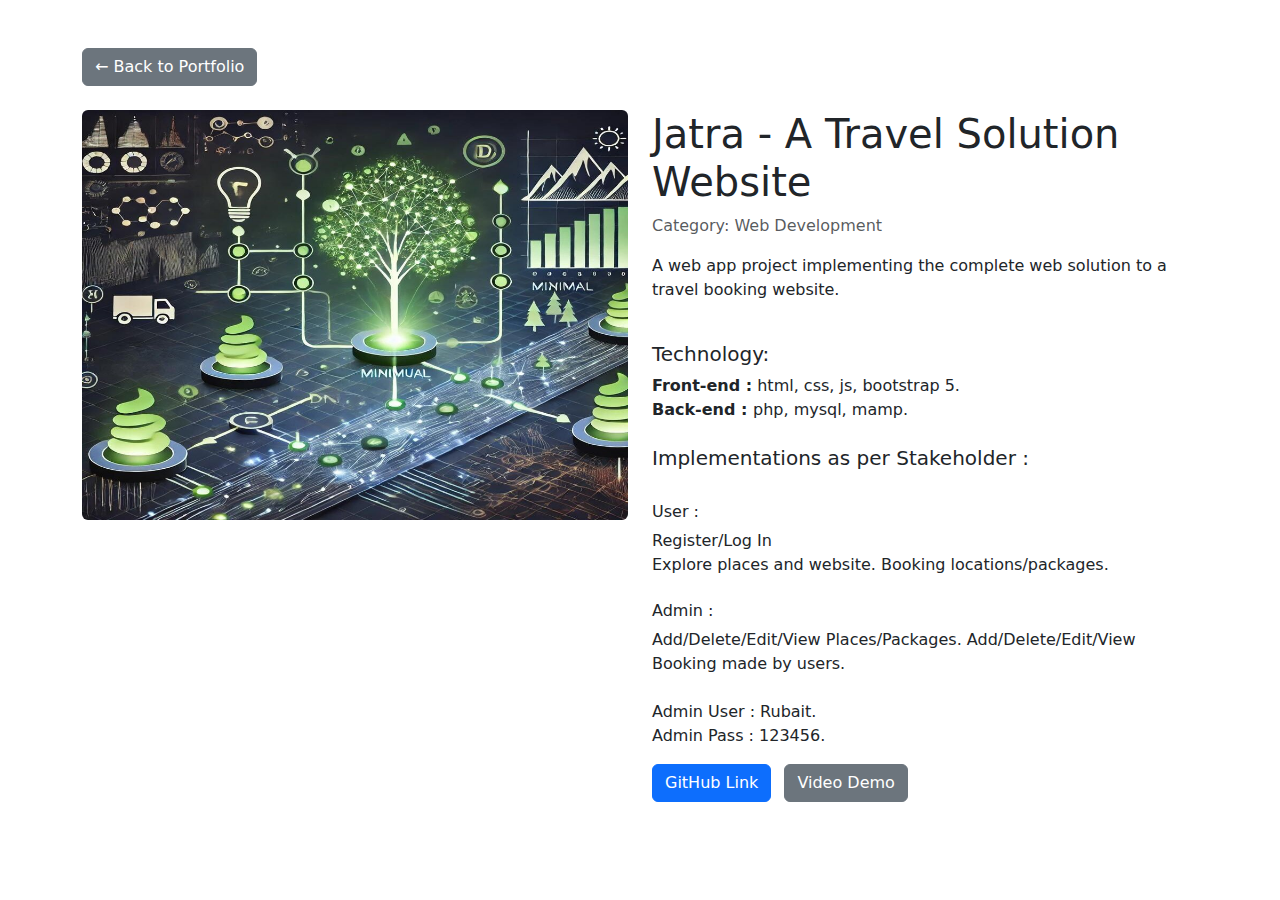
<file: portfolio-3.html>
<!DOCTYPE html>
<html lang="en">
<head>
  <meta charset="UTF-8">
  <meta name="viewport" content="width=device-width, initial-scale=1.0">
  <title>Portfolio 3</title>
  <link href="https://cdn.jsdelivr.net/npm/bootstrap@5.3.2/dist/css/bootstrap.min.css" rel="stylesheet">
</head>
<body>

<div class="container py-5">
  <a href="index.html#portfolio" class="btn btn-secondary mb-4">&larr; Back to Portfolio</a>
  <div class="row">
    <div class="col-lg-6">
      <img src="assets/img/portfolio/rnn thesis.jpg" class="img-fluid rounded mb-3" alt="Portfolio 1 Image">
    </div>
    <div class="col-lg-6">
      <h1>Jatra - A Travel Solution Website</h1>
      <p class="text-muted">Category: Web Development</p>
      <p>
        A web app project implementing the complete web solution to a travel booking website. <br> <br>

        <h5>Technology: <br> </h5>
        
        <strong>Front-end :</strong> html, css, js, bootstrap 5. <br>
        <strong>Back-end : </strong> php, mysql, mamp. <br> <br>
        
        <!-- **Demo video for & Screenshots : https://drive.google.com/drive/folders/1H128amXus45ljAtukxPBzmdnnuHFlZnc?usp=sharing ** -->
        
        <h5>Implementations as per Stakeholder : <br> <br></h5>

        
        <h6>User : <br></h6>
        Register/Log In <br>
        Explore places and website. Booking locations/packages. <br> <br>

        <h6>Admin : <br></h6>
        Add/Delete/Edit/View Places/Packages. Add/Delete/Edit/View Booking made by users. <br> <br>
        
        Admin User : Rubait. <br>
        Admin Pass : 123456. <br> 
        

      </p>

            <!-- Buttons -->
    <div class="mt-3">
        <!-- <a href="https://github.com/yourusername/yourproject" class="btn btn-primary me-2" target="_blank">GitHub Link</a> -->
        <a href="https://github.com/thinkGrow/travel-planner-jatra" class="btn btn-primary me-2" target="_blank">GitHub Link</a>

        <a href="https://drive.google.com/file/d/1Vw5CFLV2St8ONzKQ2AvAOh-z5O3frt5o/view?usp=sharing" class="btn btn-secondary" target="blank" download>Video Demo</a>
    </div>
      <!-- <a href="https://example.com/portfolio1" class="btn btn-primary" target="_blank">View Live Project</a> -->
    </div>
  </div>
</div>

<script src="https://cdn.jsdelivr.net/npm/bootstrap@5.3.2/dist/js/bootstrap.bundle.min.js"></script>
</body>
</html>
</file>
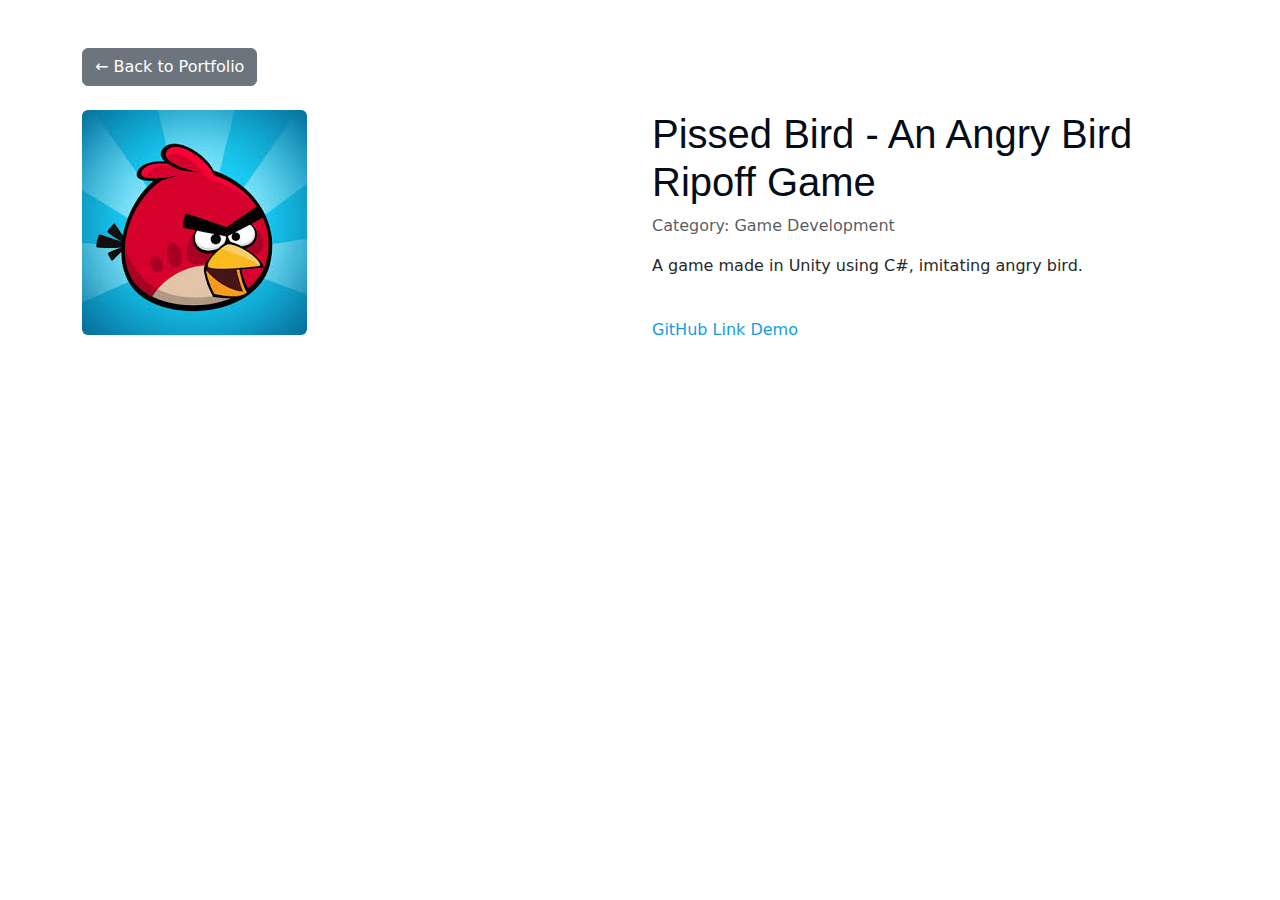
<file: portfolio-4.html>
<!DOCTYPE html>
<html lang="en">
<head>
  <meta charset="UTF-8">
  <meta name="viewport" content="width=device-width, initial-scale=1.0">
  <title>Portfolio 4</title>
  <link href="https://cdn.jsdelivr.net/npm/bootstrap@5.3.2/dist/css/bootstrap.min.css" rel="stylesheet">
  <link href="assets/css/main.css" rel="stylesheet">
  <link href="assets/img/logo.png" rel="icon">

</head>
<body>

<div class="container py-5">
  <a href="index.html#portfolio" class="btn btn-secondary mb-4">&larr; Back to Portfolio</a>
  <div class="row">
    <div class="col-lg-6">
      <img src="assets/img/portfolio/angry bird.png" class="img-fluid rounded mb-3" alt="Portfolio 1 Image">
    </div>
    <div class="col-lg-6">
      <h1>Pissed Bird - An Angry Bird Ripoff Game</h1>
      <p class="text-muted">Category: Game Development</p>
      <p>
        A game made in Unity using C#, imitating angry bird. <br> <br>
      </p>

            <!-- Buttons -->
    <div class="mt-3">
        <!-- <a href="https://github.com/yourusername/yourproject" class="btn btn-primary me-2" target="_blank">GitHub Link</a> -->
        <a href="https://github.com/thinkGrow/pissedB-irdsFull?tab=readme-ov-file" class="solid-dark-button" target="_blank">GitHub Link</a>

        <a href="https://drive.google.com/file/d/1ZPpVn9HGgpwpnpNs-KrhY_TmeCvHabNA/view?fbclid=IwAR09A96EUjL2lws_pZfcgyaY9qHA1RN_ERSmqb2ZDZ-Y2wQGTQT3WO5HnkY" class="solid-grey-button" target="blank" download>Demo</a>
    </div>
      <!-- <a href="https://example.com/portfolio1" class="btn btn-primary" target="_blank">View Live Project</a> -->
    </div>
  </div>
</div>

<script src="https://cdn.jsdelivr.net/npm/bootstrap@5.3.2/dist/js/bootstrap.bundle.min.js"></script>
</body>
</html>
</file>
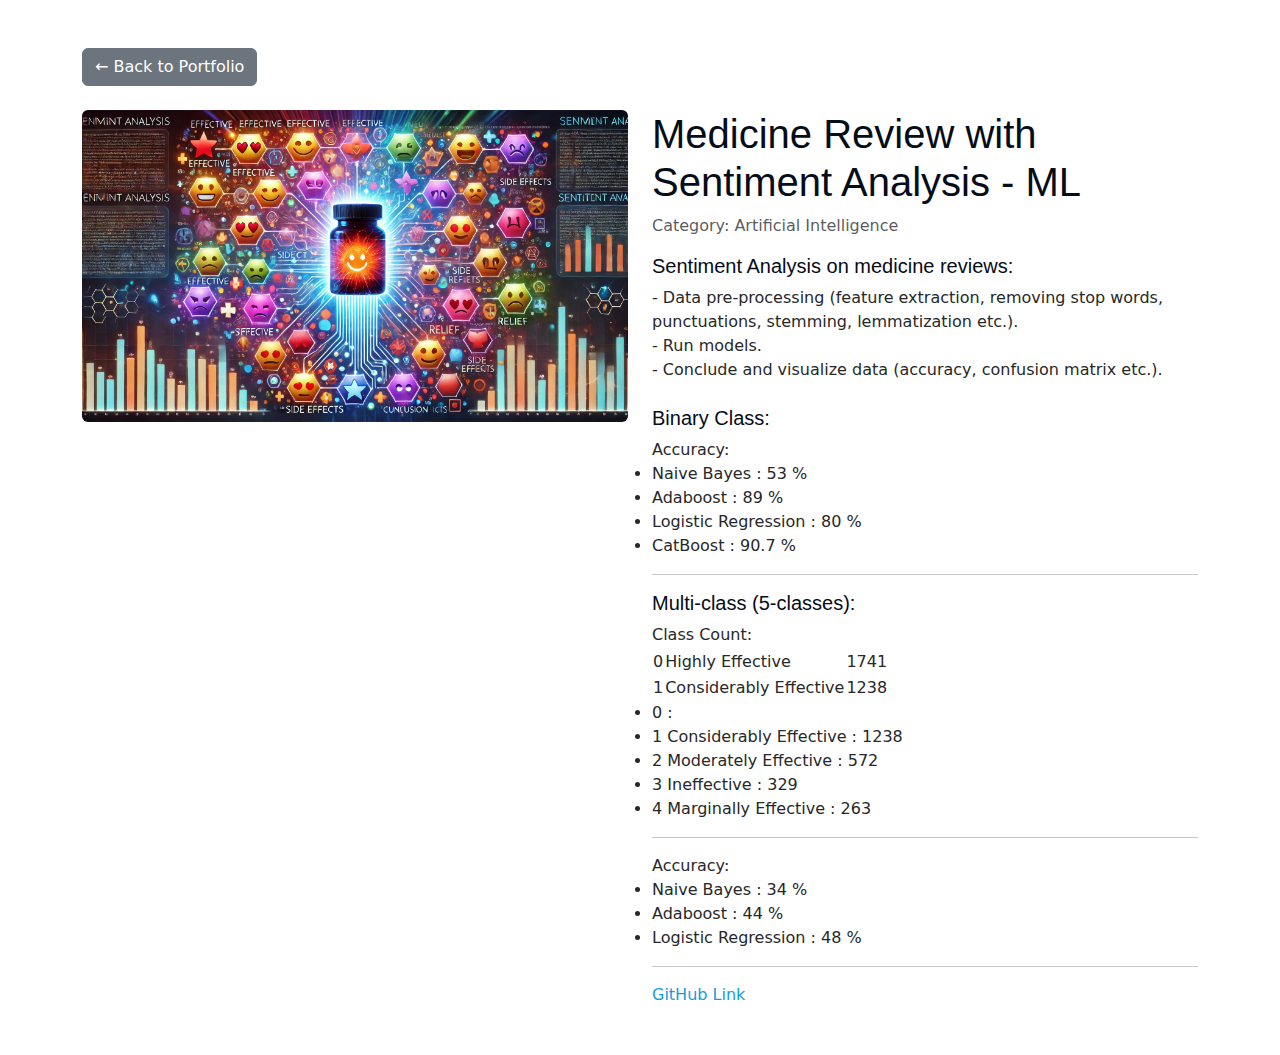
<file: portfolio-5.html>
<!DOCTYPE html>
<html lang="en">

<head>
  <meta charset="UTF-8">
  <meta name="viewport" content="width=device-width, initial-scale=1.0">
  <title>Portfolio 5</title>
  <link href="https://cdn.jsdelivr.net/npm/bootstrap@5.3.2/dist/css/bootstrap.min.css" rel="stylesheet">
  <link href="assets/css/main.css" rel="stylesheet">
  <link href="assets/img/logo.png" rel="icon">

</head>

<body>

  <div class="container py-5">
    <a href="index.html#portfolio" class="btn btn-secondary mb-4">&larr; Back to Portfolio</a>
    <div class="row">
      <div class="col-lg-6">
        <img src="assets/img/portfolio/sentiment analysis.png" class="img-fluid rounded mb-3" alt="Portfolio 1 Image">
      </div>
      <div class="col-lg-6">
        <h1>Medicine Review with Sentiment Analysis - ML</h1>
        <p class="text-muted">Category: Artificial Intelligence</p>
        <p>

          <h5>Sentiment Analysis on medicine reviews: </h5>

          - Data pre-processing (feature extraction, removing stop words, punctuations, stemming, lemmatization etc.).
          <br>

          - Run models. <br>

          - Conclude and visualize data (accuracy, confusion matrix etc.). <br> <br>



          <h5>Binary Class:</h5>

          Accuracy: <br>
          <li>Naive Bayes : 53 %</li>
          <li>Adaboost : 89 %</li>
          <li>Logistic Regression : 80 %</li>
          <li>CatBoost : 90.7 %</li>

          <hr>

          <h5>Multi-class (5-classes):</h5>

          Class Count: <br>
          <table>
            <th></th>
            <tr>
              <td>0</td>
              <td>Highly Effective</td>
              <td>1741</td>
            </tr>
            <tr>
              <td>1</td>
              <td>Considerably Effective</td>
              <td>1238</td>
            </tr>
          </table>
          <li>0  : </li>
          <li>1 Considerably Effective : 1238</li>
          <li>2 Moderately Effective : 572</li>
          <li>3 Ineffective : 329</li>
          <li>4 Marginally Effective : 263</li>

          <hr>

          Accuracy: <br>
          <li>Naive Bayes : 34 %</li>
          <li>Adaboost : 44 %</li>
          <li>Logistic Regression : 48 %</li>

          <hr>






        </p>

        <!-- Buttons -->
        <div class="mt-3">
          <!-- <a href="https://github.com/yourusername/yourproject" class="btn btn-primary me-2" target="_blank">GitHub Link</a> -->
          <a href="https://github.com/thinkGrow/medicine-review-sentiment-analysis/tree/main/multi-class"
            class="solid-dark-button" target="_blank">GitHub Link</a>
          <!-- <a href="files/rnn thesis.pdf" class="solid-grey-button" target="_blank" download>Download PDF</a> -->
        </div>
        <!-- <a href="https://example.com/portfolio1" class="btn btn-primary" target="_blank">View Live Project</a> -->
      </div>
    </div>
  </div>

  <script src="https://cdn.jsdelivr.net/npm/bootstrap@5.3.2/dist/js/bootstrap.bundle.min.js"></script>
</body>

</html>
</file>
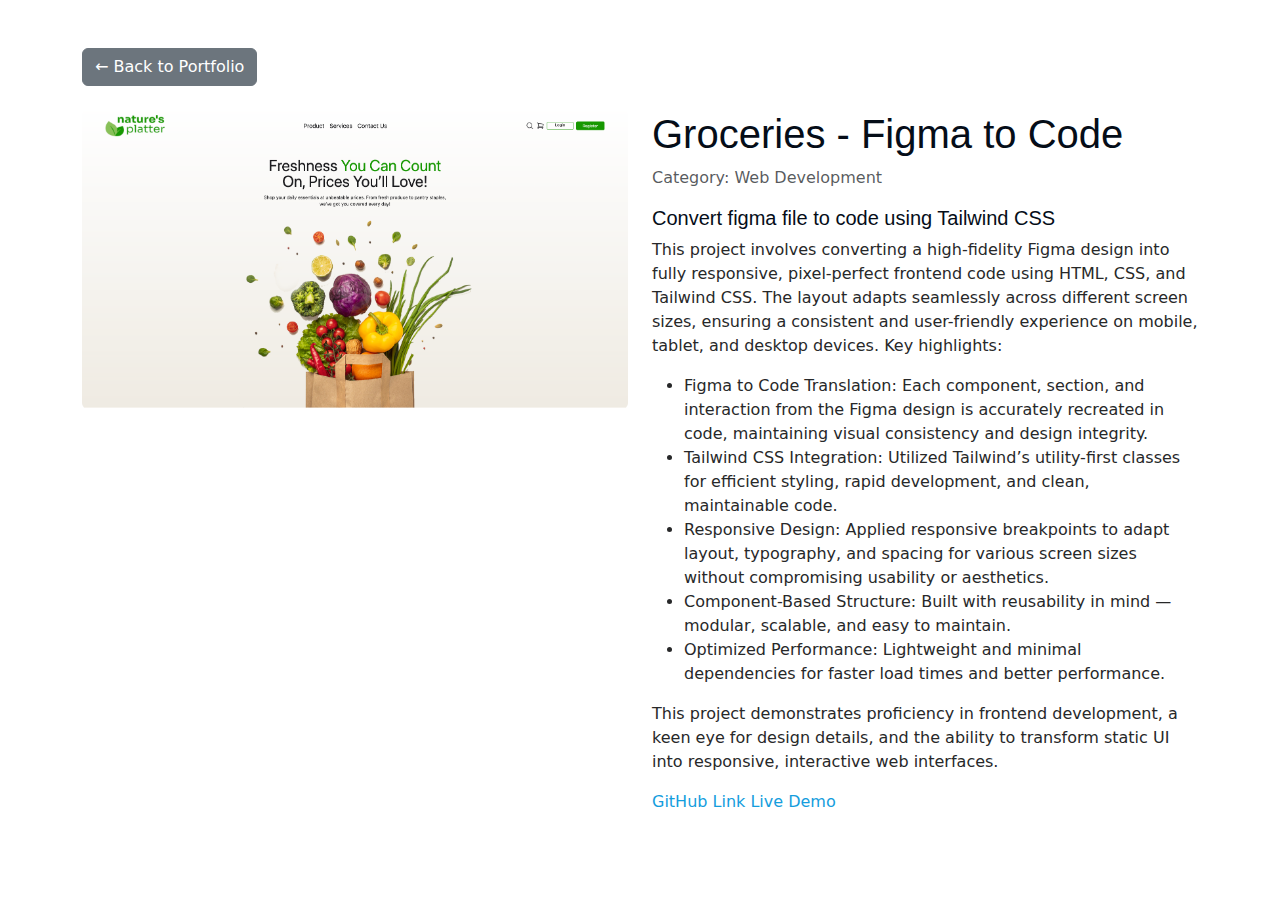
<file: portfolio-6.html>
<!DOCTYPE html>
<html lang="en">

<head>
    <meta charset="UTF-8">
    <meta name="viewport" content="width=device-width, initial-scale=1.0">
    <title>Portfolio 6</title>
    <link href="https://cdn.jsdelivr.net/npm/bootstrap@5.3.2/dist/css/bootstrap.min.css" rel="stylesheet">
    <link href="assets/css/main.css" rel="stylesheet">
    <link href="assets/img/logo.png" rel="icon">

</head>

<body>

    <div class="container py-5">
        <a href="index.html#portfolio" class="btn btn-secondary mb-4">&larr; Back to Portfolio</a>
        <div class="row">
            <div class="col-lg-6">
                <img src="assets/img/portfolio/groceries.png" class="img-fluid rounded mb-3" alt="Portfolio 1 Image">
            </div>
            <div class="col-lg-6">
                <h1>Groceries - Figma to Code</h1>
                <p class="text-muted">Category: Web Development</p>
                <p>

                    <h5>Convert figma file to code using Tailwind CSS </h5>

                    <p>This project involves converting a high-fidelity Figma design into fully responsive,
                        pixel-perfect frontend code using HTML, CSS, and Tailwind CSS. The layout adapts seamlessly
                        across different screen sizes, ensuring a consistent and user-friendly experience on mobile,
                        tablet, and desktop devices.

                        Key highlights:
                        <ul>
                            <li>Figma to Code Translation: Each component, section, and interaction from the Figma
                                design is
                                accurately recreated in code, maintaining visual consistency and design integrity.</li>
                            <li>Tailwind CSS Integration: Utilized Tailwind’s utility-first classes for efficient
                                styling, rapid
                                development, and clean, maintainable code.</li>
                            <li>Responsive Design: Applied responsive breakpoints to adapt layout, typography, and
                                spacing for
                                various screen sizes without compromising usability or aesthetics.</li>
                            <li> Component-Based Structure: Built with reusability in mind — modular, scalable, and easy
                                to
                                maintain.</li>
                            <li>Optimized Performance: Lightweight and minimal dependencies for faster load times and
                                better performance.</li>

                        </ul>

                        This project demonstrates proficiency in frontend development, a keen eye for design details,
                        and the ability to transform static UI into responsive, interactive web interfaces.</p>

                    <!-- Buttons -->
                    <div class="mt-3">
                        <!-- <a href="https://github.com/yourusername/yourproject" class="btn btn-primary me-2" target="_blank">GitHub Link</a> -->
                        <a href="https://github.com/thinkGrow/groceries " class="solid-dark-button"
                            target="_blank">GitHub Link</a>

                        <a href="https://thinkgrow.github.io/groceries/" class="solid-grey-button" target="blank"
                            download>Live Demo</a>
                    </div>
            </div>
        </div>
    </div>

    <script src="https://cdn.jsdelivr.net/npm/bootstrap@5.3.2/dist/js/bootstrap.bundle.min.js"></script>
</body>

</html>
</file>
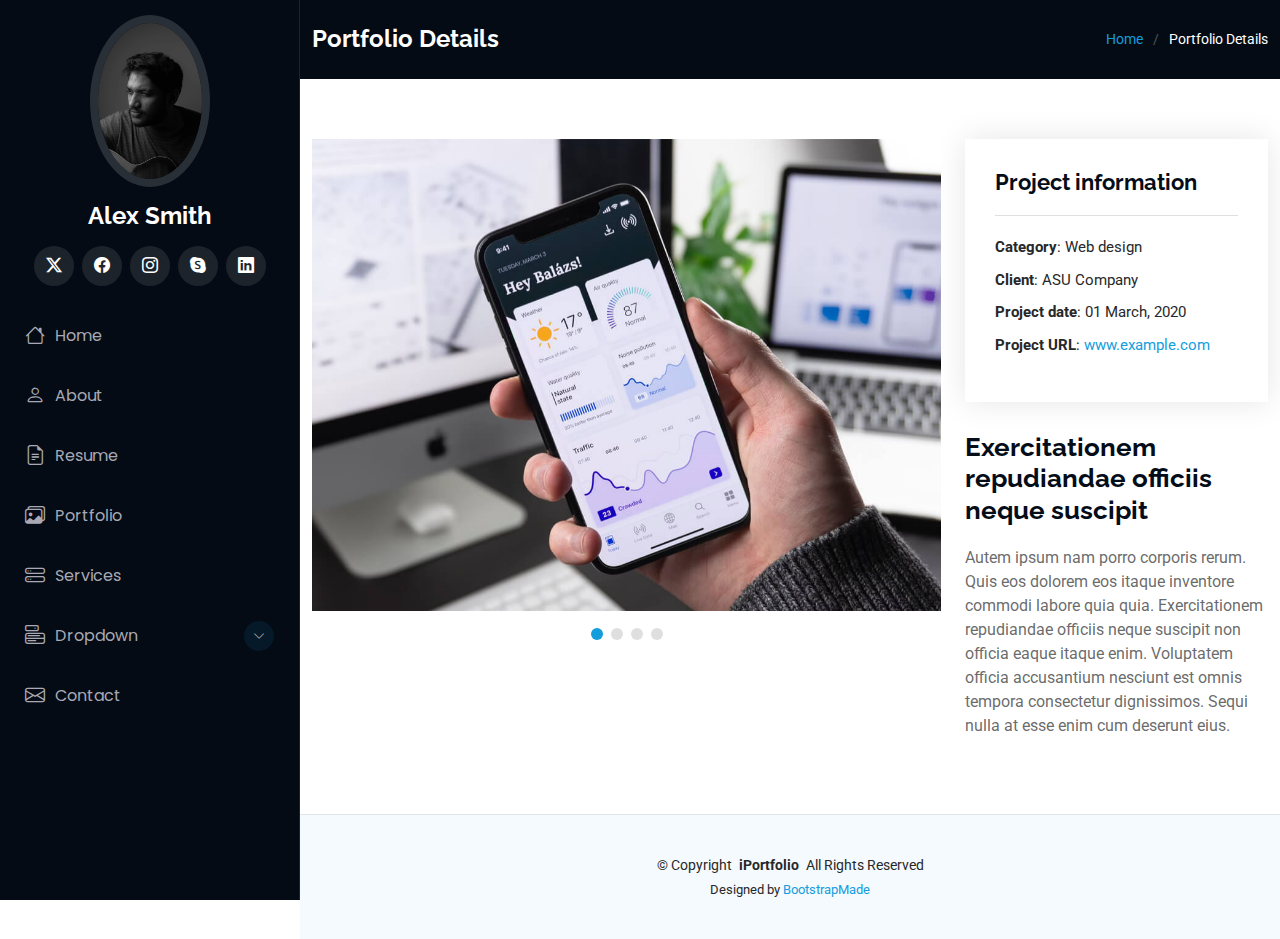
<file: portfolio-details-temp.html>
<!DOCTYPE html>
<html lang="en">

<head>
  <meta charset="utf-8">
  <meta content="width=device-width, initial-scale=1.0" name="viewport">
  <title>Portfolio Details - iPortfolio Bootstrap Template</title>
  <meta content="" name="description">
  <meta content="" name="keywords">

  <!-- Favicons -->
  <link href="assets/img/favicon.png" rel="icon">
  <link href="assets/img/apple-touch-icon.png" rel="apple-touch-icon">

  <!-- Fonts -->
  <link href="https://fonts.googleapis.com" rel="preconnect">
  <link href="https://fonts.gstatic.com" rel="preconnect" crossorigin>
  <link href="https://fonts.googleapis.com/css2?family=Roboto:ital,wght@0,100;0,300;0,400;0,500;0,700;0,900;1,100;1,300;1,400;1,500;1,700;1,900&family=Poppins:ital,wght@0,100;0,200;0,300;0,400;0,500;0,600;0,700;0,800;0,900;1,100;1,200;1,300;1,400;1,500;1,600;1,700;1,800;1,900&family=Raleway:ital,wght@0,100;0,200;0,300;0,400;0,500;0,600;0,700;0,800;0,900;1,100;1,200;1,300;1,400;1,500;1,600;1,700;1,800;1,900&display=swap" rel="stylesheet">

  <!-- Vendor CSS Files -->
  <link href="assets/vendor/bootstrap/css/bootstrap.min.css" rel="stylesheet">
  <link href="assets/vendor/bootstrap-icons/bootstrap-icons.css" rel="stylesheet">
  <link href="assets/vendor/aos/aos.css" rel="stylesheet">
  <link href="assets/vendor/glightbox/css/glightbox.min.css" rel="stylesheet">
  <link href="assets/vendor/swiper/swiper-bundle.min.css" rel="stylesheet">

  <!-- Main CSS File -->
  <link href="assets/css/main.css" rel="stylesheet">

  <!-- =======================================================
  * Template Name: iPortfolio
  * Template URL: https://bootstrapmade.com/iportfolio-bootstrap-portfolio-websites-template/
  * Updated: Jun 29 2024 with Bootstrap v5.3.3
  * Author: BootstrapMade.com
  * License: https://bootstrapmade.com/license/
  ======================================================== -->
</head>

<body class="portfolio-details-page">

  <header id="header" class="header dark-background d-flex flex-column">
    <i class="header-toggle d-xl-none bi bi-list"></i>

    <div class="profile-img">
      <img src="assets/img/my-profile-img.jpg" alt="" class="img-fluid rounded-circle">
    </div>

    <a href="index.html" class="logo d-flex align-items-center justify-content-center">
      <!-- Uncomment the line below if you also wish to use an image logo -->
      <!-- <img src="assets/img/logo.png" alt=""> -->
      <h1 class="sitename">Alex Smith</h1>
    </a>

    <div class="social-links text-center">
      <a href="#" class="twitter"><i class="bi bi-twitter-x"></i></a>
      <a href="#" class="facebook"><i class="bi bi-facebook"></i></a>
      <a href="#" class="instagram"><i class="bi bi-instagram"></i></a>
      <a href="#" class="google-plus"><i class="bi bi-skype"></i></a>
      <a href="#" class="linkedin"><i class="bi bi-linkedin"></i></a>
    </div>

    <nav id="navmenu" class="navmenu">
      <ul>
        <li><a href="#hero"><i class="bi bi-house navicon"></i>Home</a></li>
        <li><a href="#about"><i class="bi bi-person navicon"></i> About</a></li>
        <li><a href="#resume"><i class="bi bi-file-earmark-text navicon"></i> Resume</a></li>
        <li><a href="#portfolio"><i class="bi bi-images navicon"></i> Portfolio</a></li>
        <li><a href="#services"><i class="bi bi-hdd-stack navicon"></i> Services</a></li>
        <li class="dropdown"><a href="#"><i class="bi bi-menu-button navicon"></i> <span>Dropdown</span> <i class="bi bi-chevron-down toggle-dropdown"></i></a>
          <ul>
            <li><a href="#">Dropdown 1</a></li>
            <li class="dropdown"><a href="#"><span>Deep Dropdown</span> <i class="bi bi-chevron-down toggle-dropdown"></i></a>
              <ul>
                <li><a href="#">Deep Dropdown 1</a></li>
                <li><a href="#">Deep Dropdown 2</a></li>
                <li><a href="#">Deep Dropdown 3</a></li>
                <li><a href="#">Deep Dropdown 4</a></li>
                <li><a href="#">Deep Dropdown 5</a></li>
              </ul>
            </li>
            <li><a href="#">Dropdown 2</a></li>
            <li><a href="#">Dropdown 3</a></li>
            <li><a href="#">Dropdown 4</a></li>
          </ul>
        </li>
        <li><a href="#contact"><i class="bi bi-envelope navicon"></i> Contact</a></li>
      </ul>
    </nav>

  </header>

  <main class="main">

    <!-- Page Title -->
    <div class="page-title dark-background">
      <div class="container d-lg-flex justify-content-between align-items-center">
        <h1 class="mb-2 mb-lg-0">Portfolio Details</h1>
        <nav class="breadcrumbs">
          <ol>
            <li><a href="index.html">Home</a></li>
            <li class="current">Portfolio Details</li>
          </ol>
        </nav>
      </div>
    </div><!-- End Page Title -->

    <!-- Portfolio Details Section -->
    <section id="portfolio-details" class="portfolio-details section">

      <div class="container" data-aos="fade-up" data-aos-delay="100">

        <div class="row gy-4">

          <div class="col-lg-8">
            <div class="portfolio-details-slider swiper init-swiper">

              <script type="application/json" class="swiper-config">
                {
                  "loop": true,
                  "speed": 600,
                  "autoplay": {
                    "delay": 5000
                  },
                  "slidesPerView": "auto",
                  "pagination": {
                    "el": ".swiper-pagination",
                    "type": "bullets",
                    "clickable": true
                  }
                }
              </script>

              <div class="swiper-wrapper align-items-center">

                <div class="swiper-slide">
                  <img src="assets/img/portfolio/app-1.jpg" alt="">
                </div>

                <div class="swiper-slide">
                  <img src="assets/img/portfolio/product-1.jpg" alt="">
                </div>

                <div class="swiper-slide">
                  <img src="assets/img/portfolio/branding-1.jpg" alt="">
                </div>

                <div class="swiper-slide">
                  <img src="assets/img/portfolio/books-1.jpg" alt="">
                </div>

              </div>
              <div class="swiper-pagination"></div>
            </div>
          </div>

          <div class="col-lg-4">
            <div class="portfolio-info" data-aos="fade-up" data-aos-delay="200">
              <h3>Project information</h3>
              <ul>
                <li><strong>Category</strong>: Web design</li>
                <li><strong>Client</strong>: ASU Company</li>
                <li><strong>Project date</strong>: 01 March, 2020</li>
                <li><strong>Project URL</strong>: <a href="#">www.example.com</a></li>
              </ul>
            </div>
            <div class="portfolio-description" data-aos="fade-up" data-aos-delay="300">
              <h2>Exercitationem repudiandae officiis neque suscipit</h2>
              <p>
                Autem ipsum nam porro corporis rerum. Quis eos dolorem eos itaque inventore commodi labore quia quia. Exercitationem repudiandae officiis neque suscipit non officia eaque itaque enim. Voluptatem officia accusantium nesciunt est omnis tempora consectetur dignissimos. Sequi nulla at esse enim cum deserunt eius.
              </p>
            </div>
          </div>

        </div>

      </div>

    </section><!-- /Portfolio Details Section -->

  </main>

  <footer id="footer" class="footer position-relative light-background">

    <div class="container">
      <div class="copyright text-center ">
        <p>© <span>Copyright</span> <strong class="px-1 sitename">iPortfolio</strong> <span>All Rights Reserved</span></p>
      </div>
      <div class="credits">
        <!-- All the links in the footer should remain intact. -->
        <!-- You can delete the links only if you've purchased the pro version. -->
        <!-- Licensing information: https://bootstrapmade.com/license/ -->
        <!-- Purchase the pro version with working PHP/AJAX contact form: [buy-url] -->
        Designed by <a href="https://bootstrapmade.com/">BootstrapMade</a>
      </div>
    </div>

  </footer>

  <!-- Scroll Top -->
  <a href="#" id="scroll-top" class="scroll-top d-flex align-items-center justify-content-center"><i class="bi bi-arrow-up-short"></i></a>

  <!-- Preloader -->
  <div id="preloader"></div>

  <!-- Vendor JS Files -->
  <script src="assets/vendor/bootstrap/js/bootstrap.bundle.min.js"></script>
  <script src="assets/vendor/php-email-form/validate.js"></script>
  <script src="assets/vendor/aos/aos.js"></script>
  <script src="assets/vendor/typed.js/typed.umd.js"></script>
  <script src="assets/vendor/purecounter/purecounter_vanilla.js"></script>
  <script src="assets/vendor/waypoints/noframework.waypoints.js"></script>
  <script src="assets/vendor/glightbox/js/glightbox.min.js"></script>
  <script src="assets/vendor/imagesloaded/imagesloaded.pkgd.min.js"></script>
  <script src="assets/vendor/isotope-layout/isotope.pkgd.min.js"></script>
  <script src="assets/vendor/swiper/swiper-bundle.min.js"></script>

  <!-- Main JS File -->
  <script src="assets/js/main.js"></script>

</body>

</html>
</file>
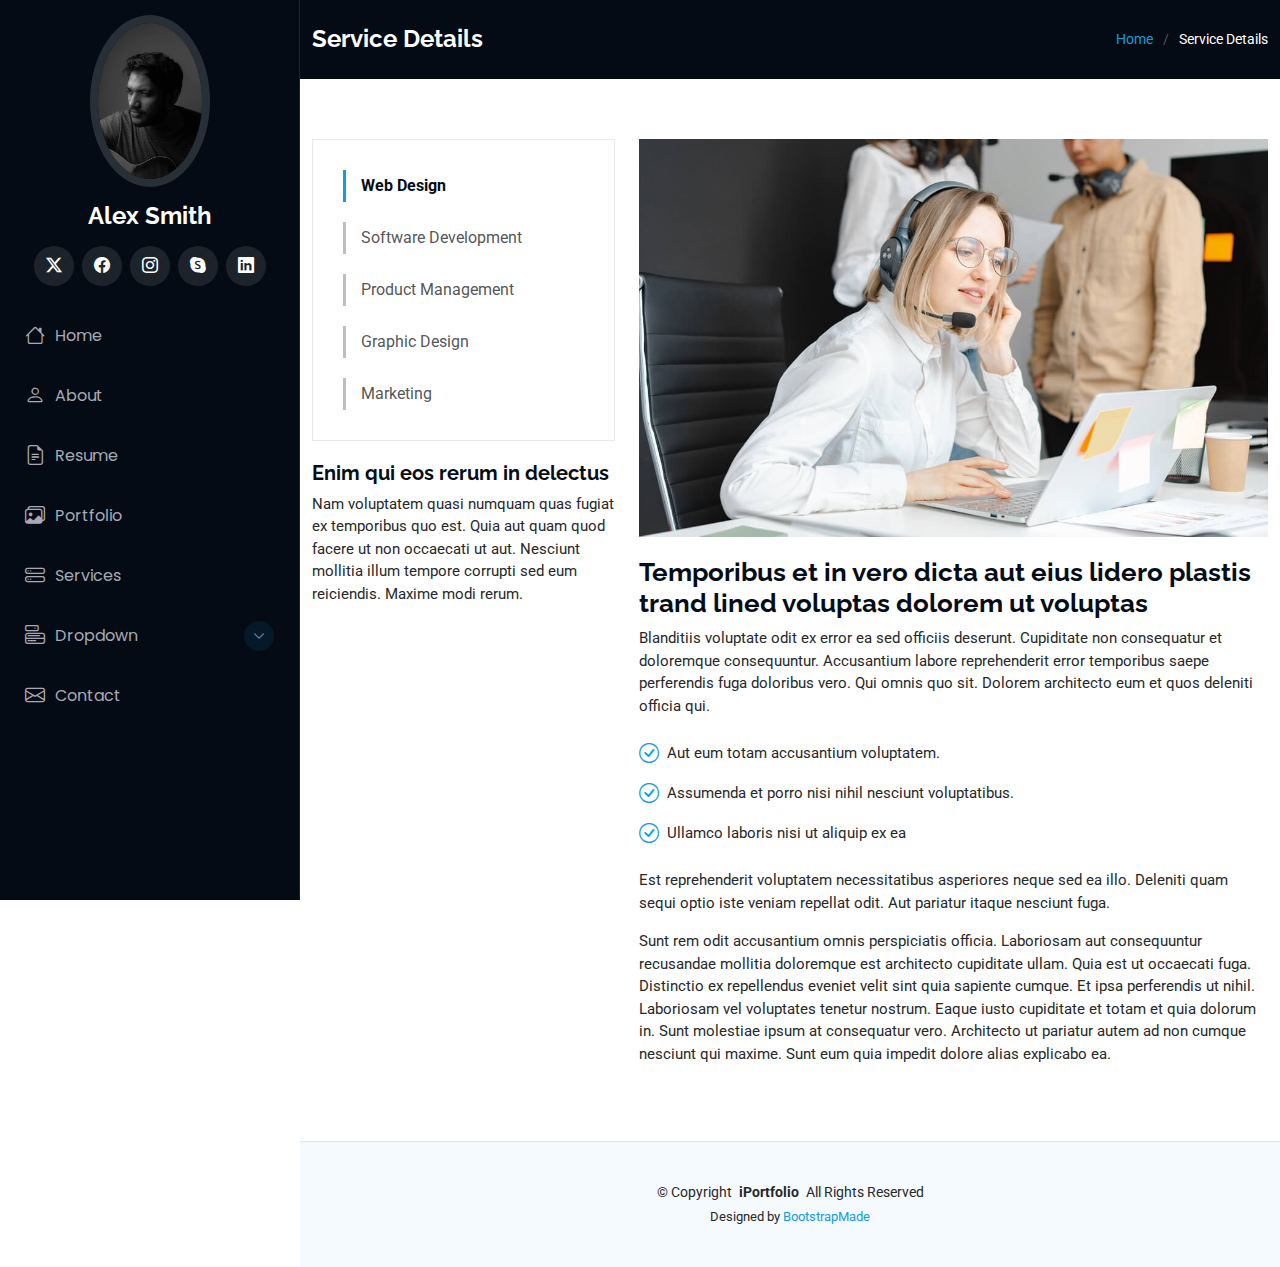
<file: service-details.html>
<!DOCTYPE html>
<html lang="en">

<head>
  <meta charset="utf-8">
  <meta content="width=device-width, initial-scale=1.0" name="viewport">
  <title>Service Details - iPortfolio Bootstrap Template</title>
  <meta content="" name="description">
  <meta content="" name="keywords">

  <!-- Favicons -->
  <link href="assets/img/favicon.png" rel="icon">
  <link href="assets/img/apple-touch-icon.png" rel="apple-touch-icon">

  <!-- Fonts -->
  <link href="https://fonts.googleapis.com" rel="preconnect">
  <link href="https://fonts.gstatic.com" rel="preconnect" crossorigin>
  <link href="https://fonts.googleapis.com/css2?family=Roboto:ital,wght@0,100;0,300;0,400;0,500;0,700;0,900;1,100;1,300;1,400;1,500;1,700;1,900&family=Poppins:ital,wght@0,100;0,200;0,300;0,400;0,500;0,600;0,700;0,800;0,900;1,100;1,200;1,300;1,400;1,500;1,600;1,700;1,800;1,900&family=Raleway:ital,wght@0,100;0,200;0,300;0,400;0,500;0,600;0,700;0,800;0,900;1,100;1,200;1,300;1,400;1,500;1,600;1,700;1,800;1,900&display=swap" rel="stylesheet">

  <!-- Vendor CSS Files -->
  <link href="assets/vendor/bootstrap/css/bootstrap.min.css" rel="stylesheet">
  <link href="assets/vendor/bootstrap-icons/bootstrap-icons.css" rel="stylesheet">
  <link href="assets/vendor/aos/aos.css" rel="stylesheet">
  <link href="assets/vendor/glightbox/css/glightbox.min.css" rel="stylesheet">
  <link href="assets/vendor/swiper/swiper-bundle.min.css" rel="stylesheet">

  <!-- Main CSS File -->
  <link href="assets/css/main.css" rel="stylesheet">

  <!-- =======================================================
  * Template Name: iPortfolio
  * Template URL: https://bootstrapmade.com/iportfolio-bootstrap-portfolio-websites-template/
  * Updated: Jun 29 2024 with Bootstrap v5.3.3
  * Author: BootstrapMade.com
  * License: https://bootstrapmade.com/license/
  ======================================================== -->
</head>

<body class="service-details-page">

  <header id="header" class="header dark-background d-flex flex-column">
    <i class="header-toggle d-xl-none bi bi-list"></i>

    <div class="profile-img">
      <img src="assets/img/my-profile-img.jpg" alt="" class="img-fluid rounded-circle">
    </div>

    <a href="index.html" class="logo d-flex align-items-center justify-content-center">
      <!-- Uncomment the line below if you also wish to use an image logo -->
      <!-- <img src="assets/img/logo.png" alt=""> -->
      <h1 class="sitename">Alex Smith</h1>
    </a>

    <div class="social-links text-center">
      <a href="#" class="twitter"><i class="bi bi-twitter-x"></i></a>
      <a href="#" class="facebook"><i class="bi bi-facebook"></i></a>
      <a href="#" class="instagram"><i class="bi bi-instagram"></i></a>
      <a href="#" class="google-plus"><i class="bi bi-skype"></i></a>
      <a href="#" class="linkedin"><i class="bi bi-linkedin"></i></a>
    </div>

    <nav id="navmenu" class="navmenu">
      <ul>
        <li><a href="#hero"><i class="bi bi-house navicon"></i>Home</a></li>
        <li><a href="#about"><i class="bi bi-person navicon"></i> About</a></li>
        <li><a href="#resume"><i class="bi bi-file-earmark-text navicon"></i> Resume</a></li>
        <li><a href="#portfolio"><i class="bi bi-images navicon"></i> Portfolio</a></li>
        <li><a href="#services"><i class="bi bi-hdd-stack navicon"></i> Services</a></li>
        <li class="dropdown"><a href="#"><i class="bi bi-menu-button navicon"></i> <span>Dropdown</span> <i class="bi bi-chevron-down toggle-dropdown"></i></a>
          <ul>
            <li><a href="#">Dropdown 1</a></li>
            <li class="dropdown"><a href="#"><span>Deep Dropdown</span> <i class="bi bi-chevron-down toggle-dropdown"></i></a>
              <ul>
                <li><a href="#">Deep Dropdown 1</a></li>
                <li><a href="#">Deep Dropdown 2</a></li>
                <li><a href="#">Deep Dropdown 3</a></li>
                <li><a href="#">Deep Dropdown 4</a></li>
                <li><a href="#">Deep Dropdown 5</a></li>
              </ul>
            </li>
            <li><a href="#">Dropdown 2</a></li>
            <li><a href="#">Dropdown 3</a></li>
            <li><a href="#">Dropdown 4</a></li>
          </ul>
        </li>
        <li><a href="#contact"><i class="bi bi-envelope navicon"></i> Contact</a></li>
      </ul>
    </nav>

  </header>

  <main class="main">

    <!-- Page Title -->
    <div class="page-title dark-background">
      <div class="container d-lg-flex justify-content-between align-items-center">
        <h1 class="mb-2 mb-lg-0">Service Details</h1>
        <nav class="breadcrumbs">
          <ol>
            <li><a href="index.html">Home</a></li>
            <li class="current">Service Details</li>
          </ol>
        </nav>
      </div>
    </div><!-- End Page Title -->

    <!-- Service Details Section -->
    <section id="service-details" class="service-details section">

      <div class="container">

        <div class="row gy-4">

          <div class="col-lg-4" data-aos="fade-up" data-aos-delay="100">
            <div class="services-list">
              <a href="#" class="active">Web Design</a>
              <a href="#">Software Development</a>
              <a href="#">Product Management</a>
              <a href="#">Graphic Design</a>
              <a href="#">Marketing</a>
            </div>

            <h4>Enim qui eos rerum in delectus</h4>
            <p>Nam voluptatem quasi numquam quas fugiat ex temporibus quo est. Quia aut quam quod facere ut non occaecati ut aut. Nesciunt mollitia illum tempore corrupti sed eum reiciendis. Maxime modi rerum.</p>
          </div>

          <div class="col-lg-8" data-aos="fade-up" data-aos-delay="200">
            <img src="assets/img/services.jpg" alt="" class="img-fluid services-img">
            <h3>Temporibus et in vero dicta aut eius lidero plastis trand lined voluptas dolorem ut voluptas</h3>
            <p>
              Blanditiis voluptate odit ex error ea sed officiis deserunt. Cupiditate non consequatur et doloremque consequuntur. Accusantium labore reprehenderit error temporibus saepe perferendis fuga doloribus vero. Qui omnis quo sit. Dolorem architecto eum et quos deleniti officia qui.
            </p>
            <ul>
              <li><i class="bi bi-check-circle"></i> <span>Aut eum totam accusantium voluptatem.</span></li>
              <li><i class="bi bi-check-circle"></i> <span>Assumenda et porro nisi nihil nesciunt voluptatibus.</span></li>
              <li><i class="bi bi-check-circle"></i> <span>Ullamco laboris nisi ut aliquip ex ea</span></li>
            </ul>
            <p>
              Est reprehenderit voluptatem necessitatibus asperiores neque sed ea illo. Deleniti quam sequi optio iste veniam repellat odit. Aut pariatur itaque nesciunt fuga.
            </p>
            <p>
              Sunt rem odit accusantium omnis perspiciatis officia. Laboriosam aut consequuntur recusandae mollitia doloremque est architecto cupiditate ullam. Quia est ut occaecati fuga. Distinctio ex repellendus eveniet velit sint quia sapiente cumque. Et ipsa perferendis ut nihil. Laboriosam vel voluptates tenetur nostrum. Eaque iusto cupiditate et totam et quia dolorum in. Sunt molestiae ipsum at consequatur vero. Architecto ut pariatur autem ad non cumque nesciunt qui maxime. Sunt eum quia impedit dolore alias explicabo ea.
            </p>
          </div>

        </div>

      </div>

    </section><!-- /Service Details Section -->

  </main>

  <footer id="footer" class="footer position-relative light-background">

    <div class="container">
      <div class="copyright text-center ">
        <p>© <span>Copyright</span> <strong class="px-1 sitename">iPortfolio</strong> <span>All Rights Reserved</span></p>
      </div>
      <div class="credits">
        <!-- All the links in the footer should remain intact. -->
        <!-- You can delete the links only if you've purchased the pro version. -->
        <!-- Licensing information: https://bootstrapmade.com/license/ -->
        <!-- Purchase the pro version with working PHP/AJAX contact form: [buy-url] -->
        Designed by <a href="https://bootstrapmade.com/">BootstrapMade</a>
      </div>
    </div>

  </footer>

  <!-- Scroll Top -->
  <a href="#" id="scroll-top" class="scroll-top d-flex align-items-center justify-content-center"><i class="bi bi-arrow-up-short"></i></a>

  <!-- Preloader -->
  <div id="preloader"></div>

  <!-- Vendor JS Files -->
  <script src="assets/vendor/bootstrap/js/bootstrap.bundle.min.js"></script>
  <script src="assets/vendor/php-email-form/validate.js"></script>
  <script src="assets/vendor/aos/aos.js"></script>
  <script src="assets/vendor/typed.js/typed.umd.js"></script>
  <script src="assets/vendor/purecounter/purecounter_vanilla.js"></script>
  <script src="assets/vendor/waypoints/noframework.waypoints.js"></script>
  <script src="assets/vendor/glightbox/js/glightbox.min.js"></script>
  <script src="assets/vendor/imagesloaded/imagesloaded.pkgd.min.js"></script>
  <script src="assets/vendor/isotope-layout/isotope.pkgd.min.js"></script>
  <script src="assets/vendor/swiper/swiper-bundle.min.js"></script>

  <!-- Main JS File -->
  <script src="assets/js/main.js"></script>

</body>

</html>
</file>
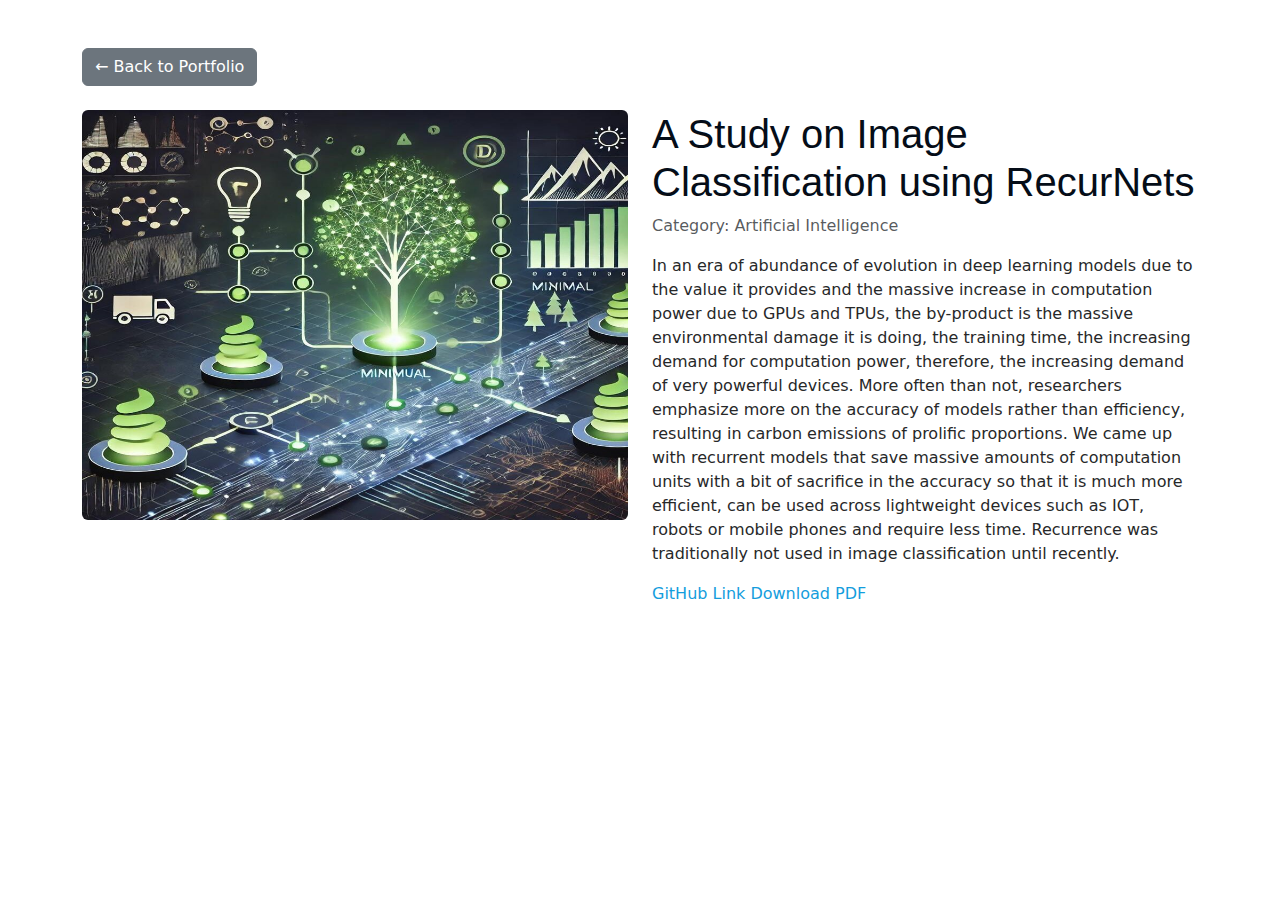
<file: projects/portfolio-1.html>
<!DOCTYPE html>
<html lang="en">
<head>
  <meta charset="UTF-8">
  <meta name="viewport" content="width=device-width, initial-scale=1.0">
  <title>Portfolio 1</title>
  <link href="https://cdn.jsdelivr.net/npm/bootstrap@5.3.2/dist/css/bootstrap.min.css" rel="stylesheet">
  <link href="../assets/css/main.css" rel="stylesheet">
  <link href="../assets/img/logo.png" rel="icon">

</head>
<body>

<div class="container py-5">
  <a href="../index.html#portfolio" class="btn btn-secondary mb-4">&larr; Back to Portfolio</a>
  <div class="row">
    <div class="col-lg-6">
      <img src="../assets/img/portfolio/rnn thesis.jpg" class="img-fluid rounded mb-3" alt="Portfolio 1 Image">
    </div>
    <div class="col-lg-6">
      <h1>A Study on Image Classification using RecurNets</h1>
      <p class="text-muted">Category: Artificial Intelligence</p>
      <p>
        In an era of abundance of evolution in deep learning models due to the value it
        provides and the massive increase in computation power due to GPUs and TPUs,
        the by-product is the massive environmental damage it is doing, the training time, the
        increasing demand for computation power, therefore, the increasing demand of very
        powerful devices. More often than not, researchers emphasize more on the accuracy
        of models rather than efficiency, resulting in carbon emissions of prolific proportions.
        We came up with recurrent models that save massive amounts of computation units
        with a bit of sacrifice in the accuracy so that it is much more efficient, can be used
        across lightweight devices such as IOT, robots or mobile phones and require less
        time. Recurrence was traditionally not used in image classification until recently.
      </p>

            <!-- Buttons -->
    <div class="mt-3">
        <!-- <a href="https://github.com/yourusername/yourproject" class="btn btn-primary me-2" target="_blank">GitHub Link</a> -->
        <a href="https://github.com/thinkGrow/recurrent-neural-network-for-image-classificatiom/tree/newBranch" class="solid-dark-button" target="_blank">GitHub Link</a>
        <a href="files/rnn thesis.pdf" class="solid-grey-button" target="_blank" download>Download PDF</a>
    </div>
      <!-- <a href="https://example.com/portfolio1" class="btn btn-primary" target="_blank">View Live Project</a> -->
    </div>
  </div>
</div>

<script src="https://cdn.jsdelivr.net/npm/bootstrap@5.3.2/dist/js/bootstrap.bundle.min.js"></script>
</body>
</html>
</file>
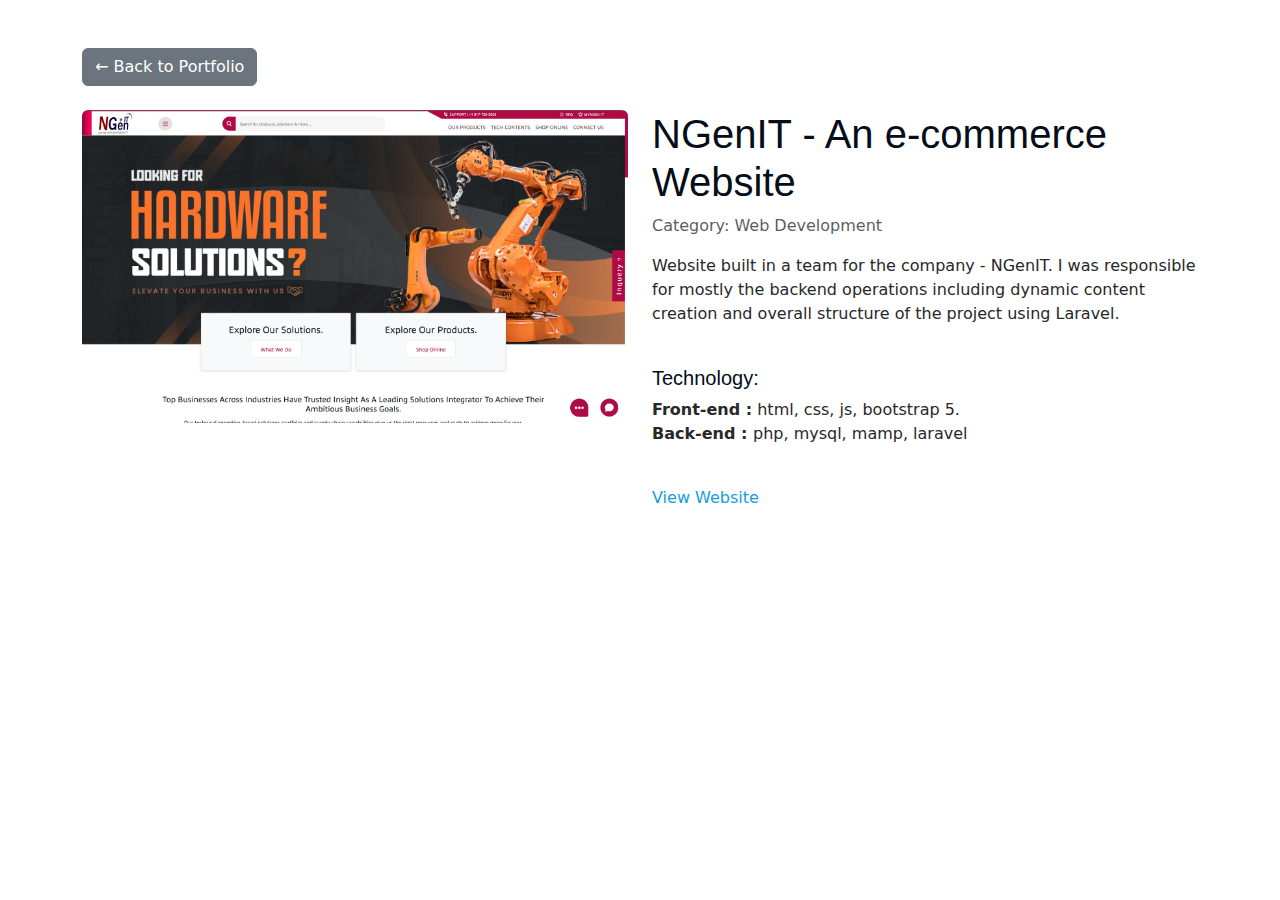
<file: projects/portfolio-2.html>
<!DOCTYPE html>
<html lang="en">
<head>
  <meta charset="UTF-8/">
  <meta name="viewport" content="width=device-width, initial-scale=1.0">
  <title>Portfolio 2</title>
  <link href="https://cdn.jsdelivr.net/npm/bootstrap@5.3.2/dist/css/bootstrap.min.css" rel="stylesheet">
  <link href="../assets/css/main.css" rel="stylesheet">
  <link href="../assets/img/logo.png" rel="icon">

</head>
<body>

<div class="container py-5">
  <a href="../index.html#portfolio" class="btn btn-secondary mb-4">&larr; Back to Portfolio</a>
  <div class="row">
    <div class="col-lg-6">
      <img src="../assets/img/portfolio/ngenit.png" class="img-fluid rounded mb-3" alt="Portfolio 1 Image">
    </div>
    <div class="col-lg-6">
      <h1>NGenIT - An e-commerce Website</h1>
      <p class="text-muted">Category: Web Development</p>
      <p>
        Website built in a team for the company - NGenIT. I was responsible for mostly the backend operations including dynamic content creation and overall structure of the project using Laravel.
      </p> <br> 

      <h5>Technology: <br> </h5>
        
      <strong>Front-end :</strong> html, css, js, bootstrap 5. <br>
      <strong>Back-end : </strong> php, mysql, mamp, laravel <br> <br>

            <!-- Buttons -->
    <div class="mt-3">
        <a href="https://www.ngenitltd.com/" class="solid-grey-button" target="blank" download>View Website</a>
    </div>
    </div>
  </div>
</div>

<script src="https://cdn.jsdelivr.net/npm/bootstrap@5.3.2/dist/js/bootstrap.bundle.min.js"></script>
</body>
</html>
</file>
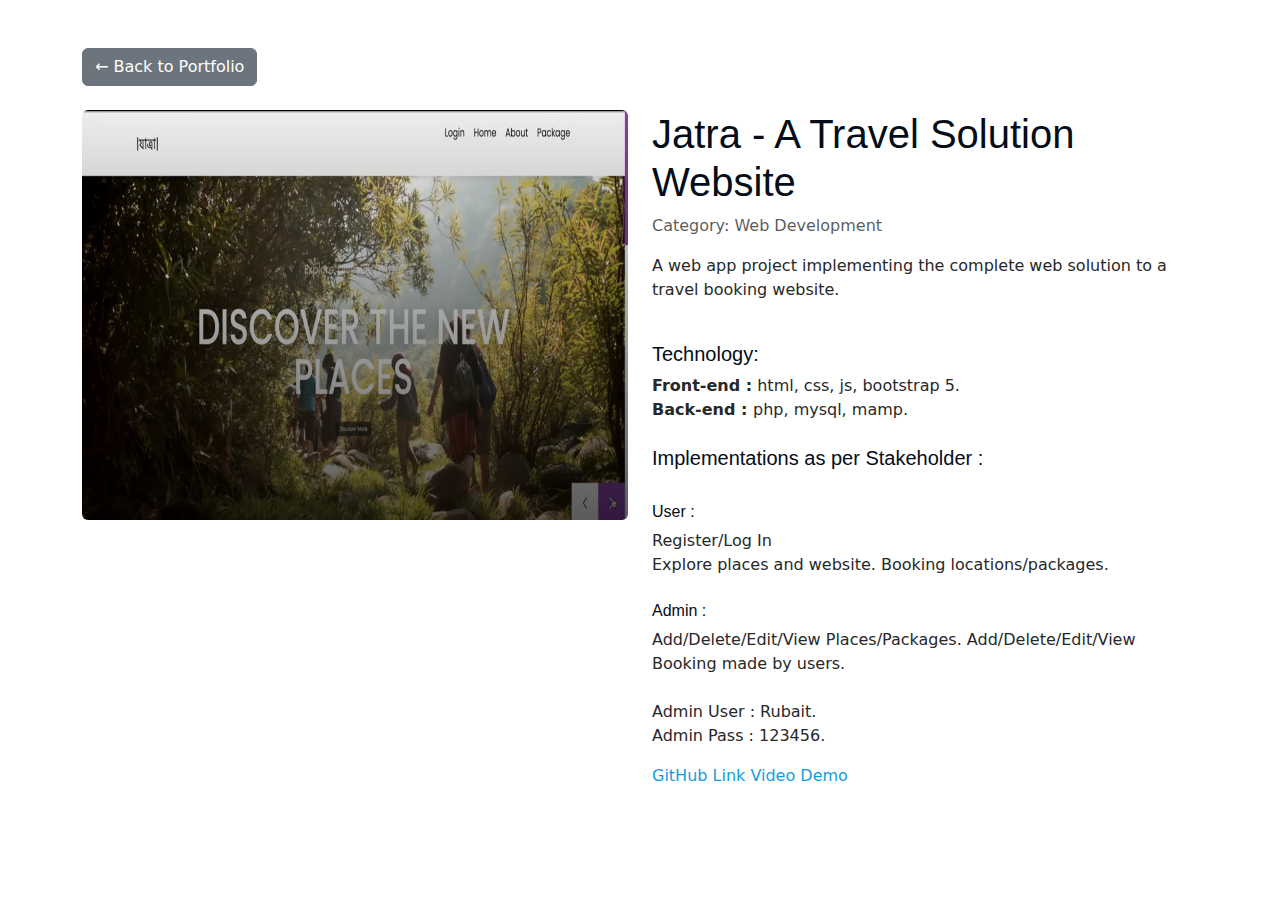
<file: projects/portfolio-3.html>
<!DOCTYPE html>
<html lang="en">
<head>
  <meta charset="UTF-8">
  <meta name="viewport" content="width=device-width, initial-scale=1.0">
  <title>Portfolio 3</title>
  <link href="https://cdn.jsdelivr.net/npm/bootstrap@5.3.2/dist/css/bootstrap.min.css" rel="stylesheet">
  <link href="../assets/css/main.css" rel="stylesheet">
  <link href="../assets/img/logo.png" rel="icon">

</head>
<body>

<div class="container py-5">
  <a href="../index.html#portfolio" class="btn btn-secondary mb-4">&larr; Back to Portfolio</a>
  <div class="row">
    <div class="col-lg-6">
      <img src="../assets/img/portfolio/jatra.jpg" class="img-fluid rounded mb-3" alt="Portfolio 1 Image">
    </div>
    <div class="col-lg-6">
      <h1>Jatra - A Travel Solution Website</h1>
      <p class="text-muted">Category: Web Development</p>
      <p>
        A web app project implementing the complete web solution to a travel booking website. <br> <br>

        <h5>Technology: <br> </h5>
        
        <strong>Front-end :</strong> html, css, js, bootstrap 5. <br>
        <strong>Back-end : </strong> php, mysql, mamp. <br> <br>
        
        <!-- **Demo video for & Screenshots : https://drive.google.com/drive/folders/1H128amXus45ljAtukxPBzmdnnuHFlZnc?usp=sharing ** -->
        
        <h5>Implementations as per Stakeholder : <br> <br></h5>

        
        <h6>User : <br></h6>
        Register/Log In <br>
        Explore places and website. Booking locations/packages. <br> <br>

        <h6>Admin : <br></h6>
        Add/Delete/Edit/View Places/Packages. Add/Delete/Edit/View Booking made by users. <br> <br>
        
        Admin User : Rubait. <br>
        Admin Pass : 123456. <br> 
        

      </p>

            <!-- Buttons -->
    <div class="mt-3">
        <!-- <a href="https://github.com/yourusername/yourproject" class="btn btn-primary me-2" target="_blank">GitHub Link</a> -->
        <a href="https://github.com/thinkGrow/travel-planner-jatra" class="solid-dark-button" target="_blank">GitHub Link</a>

        <a href="https://drive.google.com/file/d/1Vw5CFLV2St8ONzKQ2AvAOh-z5O3frt5o/view?usp=sharing" class="solid-grey-button" target="blank" download>Video Demo</a>
    </div>
      <!-- <a href="https://example.com/portfolio1" class="btn btn-primary" target="_blank">View Live Project</a> -->
    </div>
  </div>
</div>

<script src="https://cdn.jsdelivr.net/npm/bootstrap@5.3.2/dist/js/bootstrap.bundle.min.js"></script>
</body>
</html>
</file>
<file: assets/css/main.css>
/**
* Template Name: iPortfolio
* Template URL: https://bootstrapmade.com/iportfolio-bootstrap-portfolio-websites-template/
* Updated: Jun 29 2024 with Bootstrap v5.3.3
* Author: BootstrapMade.com
* License: https://bootstrapmade.com/license/
*/

/*--------------------------------------------------------------
# Font & Color Variables
# Help: https://bootstrapmade.com/color-system/
--------------------------------------------------------------*/
/* Fonts */
:root {
  --default-font: "Roboto",  system-ui, -apple-system, "Segoe UI", Roboto, "Helvetica Neue", Arial, "Noto Sans", "Liberation Sans", sans-serif, "Apple Color Emoji", "Segoe UI Emoji", "Segoe UI Symbol", "Noto Color Emoji";
  --heading-font: "Raleway",  sans-serif;
  --nav-font: "Poppins",  sans-serif;
}

/* Global Colors - The following color variables are used throughout the website. Updating them here will change the color scheme of the entire website */
:root { 
  --background-color: #ffffff; /* Background color for the entire website, including individual sections */
  --default-color: #272829; /* Default color used for the majority of the text content across the entire website */
  --heading-color: #050d18; /* Color for headings, subheadings and title throughout the website */
  --accent-color: #149ddd; /* Accent color that represents your brand on the website. It's used for buttons, links, and other elements that need to stand out */
  --surface-color: #ffffff; /* The surface color is used as a background of boxed elements within sections, such as cards, icon boxes, or other elements that require a visual separation from the global background. */
  --contrast-color: #ffffff; /* Contrast color for text, ensuring readability against backgrounds of accent, heading, or default colors. */
}

/* Nav Menu Colors - The following color variables are used specifically for the navigation menu. They are separate from the global colors to allow for more customization options */
:root {
  --nav-color: #a8a9b4;  /* The default color of the main navmenu links */
  --nav-hover-color: #ffffff; /* Applied to main navmenu links when they are hovered over or active */
  --nav-mobile-background-color: #040b14; /* Used as the background color for mobile navigation menu */
  --nav-dropdown-background-color: #040b14; /* Used as the background color for dropdown items that appear when hovering over primary navigation items */
  --nav-dropdown-color: #a8a9b4; /* Used for navigation links of the dropdown items in the navigation menu. */
  --nav-dropdown-hover-color: #ffffff; /* Similar to --nav-hover-color, this color is applied to dropdown navigation links when they are hovered over. */
}

/* Color Presets - These classes override global colors when applied to any section or element, providing reuse of the sam color scheme. */

.light-background {
  --background-color: #f4fafd;
  --surface-color: #ffffff;
}

.dark-background {
  --background-color: #040b14;
  --default-color: #ffffff;
  --heading-color: #ffffff;
  --surface-color: #151f2b;
  --contrast-color: #ffffff;
}

/* Smooth scroll */
:root {
  scroll-behavior: smooth;
}

/*--------------------------------------------------------------
# General Styling & Shared Classes
--------------------------------------------------------------*/
body {
  color: var(--default-color);
  background-color: var(--background-color);
  font-family: var(--default-font);
}

a {
  color: var(--accent-color);
  text-decoration: none;
  transition: 0.3s;
}

a:hover {
  color: color-mix(in srgb, var(--accent-color), transparent 25%);
  text-decoration: none;
}

h1,
h2,
h3,
h4,
h5,
h6 {
  color: var(--heading-color);
  font-family: var(--heading-font);
}

/* PHP Email Form Messages
------------------------------*/
.php-email-form .error-message {
  display: none;
  background: #df1529;
  color: #ffffff;
  text-align: left;
  padding: 15px;
  margin-bottom: 24px;
  font-weight: 600;
}

.php-email-form .sent-message {
  display: none;
  color: #ffffff;
  background: #059652;
  text-align: center;
  padding: 15px;
  margin-bottom: 24px;
  font-weight: 600;
}

.php-email-form .loading {
  display: none;
  background: var(--surface-color);
  text-align: center;
  padding: 15px;
  margin-bottom: 24px;
}

.php-email-form .loading:before {
  content: "";
  display: inline-block;
  border-radius: 50%;
  width: 24px;
  height: 24px;
  margin: 0 10px -6px 0;
  border: 3px solid var(--accent-color);
  border-top-color: var(--surface-color);
  animation: php-email-form-loading 1s linear infinite;
}

@keyframes php-email-form-loading {
  0% {
    transform: rotate(0deg);
  }

  100% {
    transform: rotate(360deg);
  }
}

/*--------------------------------------------------------------
# Global Header
--------------------------------------------------------------*/
.header {
  color: var(--default-color);
  background-color: var(--background-color);
  position: fixed;
  top: 0;
  left: 0;
  bottom: 0;
  padding: 0 15px;
  width: 300px;
  transition: all ease-in-out 0.3s;
  overflow-y: auto;
  z-index: 997;
  border-right: 1px solid color-mix(in srgb, var(--default-color), transparent 90%);
}

.header .profile-img img {
  margin: 15px auto;
  display: block;
  width: 120px;
  border: 8px solid color-mix(in srgb, var(--default-color), transparent 85%);
}

.header .logo {
  line-height: 1;
  margin-bottom: 15px;
}

.header .logo img {
  max-height: 32px;
  margin-right: 8px;
}

.header .logo h1 {
  font-size: 24px;
  margin: 0;
  font-weight: 700;
  color: var(--heading-color);
}

.header .social-links {
  margin: 0 0 20px 0;
}

.header .social-links a {
  font-size: 16px;
  display: inline-flex;
  align-items: center;
  justify-content: center;
  background: color-mix(in srgb, var(--default-color), transparent 90%);
  color: var(--default-color);
  margin: 0 2px;
  border-radius: 50%;
  text-align: center;
  width: 40px;
  height: 40px;
  transition: 0.3s;
}

.header .social-links a:hover {
  color: var(--contrast-color);
  background: var(--accent-color);
}

@media (min-width: 1200px) {

  .header~main,
  .header~#footer {
    margin-left: 300px;
  }
}

@media (max-width: 1199px) {
  .header {
    left: -100%;
  }
}

.header.header-show {
  left: 0;
}

.header .header-toggle {
  color: var(--contrast-color);
  background-color: var(--accent-color);
  font-size: 22px;
  display: flex;
  align-items: center;
  justify-content: center;
  width: 40px;
  height: 40px;
  border-radius: 50%;
  cursor: pointer;
  position: fixed;
  top: 15px;
  right: 15px;
  z-index: 9999;
  transition: background-color 0.3s;
}

.header .header-toggle:hover {
  color: var(--contrast-color);
  background-color: color-mix(in srgb, var(--accent-color) 90%, white 15%);
}

/*--------------------------------------------------------------
# Navigation Menu
--------------------------------------------------------------*/
.mobile-nav-toggle {
  display: none;
}

.navmenu {
  padding: 0;
  z-index: 9997;
}

.navmenu ul {
  list-style: none;
  padding: 0 0 20px 0;
  margin: 0;
}

.navmenu a,
.navmenu a:focus {
  color: var(--nav-color);
  padding: 15px 10px;
  font-family: var(--nav-font);
  font-size: 16px;
  font-weight: 400;
  display: flex;
  align-items: center;
  white-space: nowrap;
  transition: 0.3s;
  width: 100%;
}

.navmenu a .navicon,
.navmenu a:focus .navicon {
  font-size: 20px;
  margin-right: 10px;
}

.navmenu a .toggle-dropdown,
.navmenu a:focus .toggle-dropdown {
  font-size: 12px;
  line-height: 0;
  margin-left: auto;
  width: 30px;
  height: 30px;
  display: flex;
  align-items: center;
  justify-content: center;
  border-radius: 50%;
  transition: 0.3s;
  flex-shrink: 0;
  background-color: color-mix(in srgb, var(--accent-color), transparent 90%);
}

.navmenu a .toggle-dropdown:hover,
.navmenu a:focus .toggle-dropdown:hover {
  background-color: var(--accent-color);
  color: var(--contrast-color);
}

.navmenu a:hover,
.navmenu .active,
.navmenu .active:focus {
  color: var(--nav-hover-color);
}

.navmenu a:hover .navicon,
.navmenu .active .navicon,
.navmenu .active:focus .navicon {
  color: var(--accent-color);
}

.navmenu .active .toggle-dropdown,
.navmenu .active:focus .toggle-dropdown {
  background-color: var(--accent-color);
  color: var(--contrast-color);
  transform: rotate(180deg);
}

.navmenu .dropdown {
  display: block;
}

.navmenu .dropdown a,
.navmenu .dropdown a:focus {
  color: --nav-dropdown-color;
}

.navmenu .dropdown a:hover,
.navmenu .dropdown .active,
.navmenu .dropdown .active:focus {
  color: var(--nav-dropdown-hover-color);
}

.navmenu .dropdown ul {
  position: static;
  display: none;
  z-index: 99;
  padding: 5px 10px;
  margin: 5px 10px;
  background-color: var(--nav-dropdown-background-color);
  border: 1px solid color-mix(in srgb, var(--default-color), transparent 90%);
  box-shadow: none;
  transition: all 0.5s ease-in-out;
}

.navmenu .dropdown ul ul {
  background-color: rgba(33, 37, 41, 0.1);
}

.navmenu .dropdown>.dropdown-active {
  display: block;
  background-color: rgba(33, 37, 41, 0.03);
}

/*--------------------------------------------------------------
# Global Footer
--------------------------------------------------------------*/
.footer {
  color: var(--default-color);
  background-color: var(--background-color);
  font-size: 14px;
  padding: 40px 0;
  position: relative;
  border-top: 1px solid color-mix(in srgb, var(--default-color), transparent 90%);
}

.footer .copyright p {
  margin-bottom: 0;
}

.footer .credits {
  margin-top: 4px;
  font-size: 13px;
  text-align: center;
}

/*--------------------------------------------------------------
# Preloader
--------------------------------------------------------------*/
#preloader {
  position: fixed;
  inset: 0;
  z-index: 999999;
  overflow: hidden;
  background: var(--background-color);
  transition: all 0.6s ease-out;
}

#preloader:before {
  content: "";
  position: fixed;
  top: calc(50% - 30px);
  left: calc(50% - 30px);
  border: 6px solid #ffffff;
  border-color: var(--accent-color) transparent var(--accent-color) transparent;
  border-radius: 50%;
  width: 60px;
  height: 60px;
  animation: animate-preloader 1.5s linear infinite;
}

@keyframes animate-preloader {
  0% {
    transform: rotate(0deg);
  }

  100% {
    transform: rotate(360deg);
  }
}

/*--------------------------------------------------------------
# Scroll Top Button
--------------------------------------------------------------*/
.scroll-top {
  position: fixed;
  visibility: hidden;
  opacity: 0;
  right: 15px;
  bottom: -15px;
  z-index: 99999;
  background-color: var(--accent-color);
  width: 44px;
  height: 44px;
  border-radius: 50px;
  transition: all 0.4s;
}

.scroll-top i {
  font-size: 24px;
  color: var(--contrast-color);
  line-height: 0;
}

.scroll-top:hover {
  background-color: color-mix(in srgb, var(--accent-color), transparent 20%);
  color: var(--contrast-color);
}

.scroll-top.active {
  visibility: visible;
  opacity: 1;
  bottom: 15px;
}

/*--------------------------------------------------------------
# Disable aos animation delay on mobile devices
--------------------------------------------------------------*/
@media screen and (max-width: 768px) {
  [data-aos-delay] {
    transition-delay: 0 !important;
  }
}

/*--------------------------------------------------------------
# Global Page Titles & Breadcrumbs
--------------------------------------------------------------*/
.page-title {
  color: var(--default-color);
  background-color: var(--background-color);
  padding: 25px 0;
  position: relative;
}

.page-title h1 {
  font-size: 24px;
  font-weight: 700;
}

.page-title .breadcrumbs ol {
  display: flex;
  flex-wrap: wrap;
  list-style: none;
  padding: 0;
  margin: 0;
  font-size: 14px;
  font-weight: 400;
}

.page-title .breadcrumbs ol li+li {
  padding-left: 10px;
}

.page-title .breadcrumbs ol li+li::before {
  content: "/";
  display: inline-block;
  padding-right: 10px;
  color: color-mix(in srgb, var(--default-color), transparent 70%);
}

/*--------------------------------------------------------------
# Global Sections
--------------------------------------------------------------*/
section,
.section {
  color: var(--default-color);
  background-color: var(--background-color);
  padding: 60px 0;
  overflow: clip;
}

/*--------------------------------------------------------------
# Global Section Titles
--------------------------------------------------------------*/
.section-title {
  padding-bottom: 60px;
  position: relative;
}

.section-title h2 {
  font-size: 32px;
  font-weight: 700;
  margin-bottom: 20px;
  padding-bottom: 20px;
  position: relative;
}

.section-title h2:after {
  content: "";
  position: absolute;
  display: block;
  width: 50px;
  height: 3px;
  background: var(--accent-color);
  left: 0;
  bottom: 0;
}

.section-title p {
  margin-bottom: 0;
}

/*--------------------------------------------------------------
# Hero Section
--------------------------------------------------------------*/
.hero {
  width: 100%;
  min-height: 100vh;
  position: relative;
  padding: 80px 0;
  display: flex;
  align-items: center;
  justify-content: center;
}

.hero img {
  position: absolute;
  inset: 0;
  display: block;
  width: 100%;
  height: 100%;
  object-fit: cover;
  z-index: 1;
}

.hero:before {
  content: "";
  background: color-mix(in srgb, var(--background-color), transparent 70%);
  position: absolute;
  inset: 0;
  z-index: 2;
}

.hero .container {
  position: relative;
  z-index: 3;
}

.hero h2 {
  margin: 0;
  font-size: 64px;
  font-weight: 700;
}

.hero p {
  margin: 5px 0 0 0;
  font-size: 26px;
}

.hero p span {
  letter-spacing: 1px;
  border-bottom: 2px solid var(--accent-color);
}

.hero .social-links {
  margin-top: 25px;
}

.hero .social-links a {
  font-size: 24px;
  display: inline-block;
  color: color-mix(in srgb, var(--default-color), transparent 50%);
  line-height: 1;
  margin-right: 20px;
  transition: 0.3s;
}

.hero .social-links a:hover {
  color: var(--accent-color);
}

@media (max-width: 768px) {
  .hero h2 {
    font-size: 32px;
  }

  .hero p {
    font-size: 20px;
  }
}

/*--------------------------------------------------------------
# About Section
--------------------------------------------------------------*/
.about .content h2 {
  font-weight: 700;
  font-size: 24px;
}

.about .content ul {
  list-style: none;
  padding: 0;
}

.about .content ul li {
  margin-bottom: 20px;
  display: flex;
  align-items: center;
}

.about .content ul strong {
  margin-right: 10px;
}

.about .content ul i {
  font-size: 16px;
  margin-right: 5px;
  color: var(--accent-color);
  line-height: 0;
}

/*--------------------------------------------------------------
# Stats Section
--------------------------------------------------------------*/
.stats .stats-item {
  padding: 30px;
  width: 100%;
}

.stats .stats-item i {
  color: var(--accent-color);
  display: block;
  font-size: 44px;
  float: left;
  line-height: 0;
}

.stats .stats-item .purecounter {
  color: var(--heading-color);
  font-size: 48px;
  line-height: 40px;
  display: block;
  font-weight: 700;
  margin-left: 60px;
}

.stats .stats-item p {
  color: color-mix(in srgb, var(--default-color), transparent 40%);
  padding: 15px 0 0 0;
  margin: 0 0 0 60px;
  font-family: var(--heading-font);
  font-size: 14px;
}

/*--------------------------------------------------------------
# Skills Section
--------------------------------------------------------------*/
.skills .progress {
  height: 60px;
  display: block;
  background: none;
  border-radius: 0;
}

.skills .progress .skill {
  color: var(--heading-color);
  padding: 0;
  margin: 0 0 6px 0;
  text-transform: uppercase;
  display: block;
  font-weight: 600;
  font-family: var(--heading-font);
}

.skills .progress .skill .val {
  float: right;
  font-style: normal;
}

.skills .progress-bar-wrap {
  background: color-mix(in srgb, var(--default-color), transparent 90%);
  height: 10px;
}

.skills .progress-bar {
  width: 1px;
  height: 10px;
  transition: 0.9s;
  background-color: var(--accent-color);
}

/*--------------------------------------------------------------
# Resume Section
--------------------------------------------------------------*/
.resume .resume-title {
  color: var(--heading-color);
  font-size: 26px;
  font-weight: 700;
  margin-top: 20px;
  margin-bottom: 20px;
}

.resume .resume-item {
  padding: 0 0 20px 20px;
  margin-top: -2px;
  border-left: 2px solid var(--accent-color);
  position: relative;
}

.resume .resume-item h4 {
  line-height: 18px;
  font-size: 18px;
  font-weight: 600;
  text-transform: uppercase;
  color: color-mix(in srgb, var(--default-color), transparent 20%);
  margin-bottom: 10px;
}

.resume .resume-item h5 {
  font-size: 16px;
  padding: 5px 15px;
  display: inline-block;
  font-weight: 600;
  margin-bottom: 10px;
}

.resume .resume-item ul {
  padding-left: 20px;
}

.resume .resume-item ul li {
  padding-bottom: 10px;
}

.resume .resume-item:last-child {
  padding-bottom: 0;
}

.resume .resume-item::before {
  content: "";
  position: absolute;
  width: 16px;
  height: 16px;
  border-radius: 50px;
  left: -9px;
  top: 0;
  background: var(--background-color);
  border: 2px solid var(--accent-color);
}

/*--------------------------------------------------------------
# Portfolio Section
--------------------------------------------------------------*/
.portfolio .portfolio-filters {
  padding: 0;
  margin: 0 auto 20px auto;
  list-style: none;
  text-align: center;
}

.portfolio .portfolio-filters li {
  cursor: pointer;
  display: inline-block;
  padding: 0;
  font-size: 14px;
  font-weight: 400;
  margin: 0 10px;
  line-height: 1;
  text-transform: uppercase;
  margin-bottom: 10px;
  transition: all 0.3s ease-in-out;
}

.portfolio .portfolio-filters li:hover,
.portfolio .portfolio-filters li.filter-active {
  color: var(--accent-color);
}

.portfolio .portfolio-filters li:first-child {
  margin-left: 0;
}

.portfolio .portfolio-filters li:last-child {
  margin-right: 0;
}

@media (max-width: 575px) {
  .portfolio .portfolio-filters li {
    font-size: 14px;
    margin: 0 5px;
  }
}

.portfolio .portfolio-content {
  position: relative;
  overflow: hidden;
}

.portfolio .portfolio-content img {
  transition: 0.3s;
}

.portfolio .portfolio-content .portfolio-info {
  opacity: 0;
  position: absolute;
  inset: 0;
  z-index: 3;
  transition: all ease-in-out 0.3s;
  background: rgba(0, 0, 0, 0.6);
  padding: 15px;
}

.portfolio .portfolio-content .portfolio-info h4 {
  font-size: 14px;
  padding: 5px 10px;
  font-weight: 400;
  color: #ffffff;
  display: inline-block;
  background-color: var(--accent-color);
}

.portfolio .portfolio-content .portfolio-info p {
  position: absolute;
  bottom: 10px;
  text-align: center;
  display: inline-block;
  left: 0;
  right: 0;
  font-size: 16px;
  font-weight: 600;
  color: rgba(255, 255, 255, 0.8);
}

.portfolio .portfolio-content .portfolio-info .preview-link,
.portfolio .portfolio-content .portfolio-info .details-link {
  position: absolute;
  left: calc(50% - 40px);
  font-size: 26px;
  top: calc(50% - 14px);
  color: #fff;
  transition: 0.3s;
  line-height: 1.2;
}

.portfolio .portfolio-content .portfolio-info .preview-link:hover,
.portfolio .portfolio-content .portfolio-info .details-link:hover {
  color: var(--accent-color);
}

.portfolio .portfolio-content .portfolio-info .details-link {
  left: 50%;
  font-size: 34px;
  line-height: 0;
}

.portfolio .portfolio-content:hover .portfolio-info {
  opacity: 1;
}

.portfolio .portfolio-content:hover img {
  transform: scale(1.1);
}

/*--------------------------------------------------------------
# Services Section
--------------------------------------------------------------*/
.services .service-item {
  position: relative;
}

.services .service-item .icon {
  background: var(--accent-color);
  display: flex;
  align-items: center;
  justify-content: center;
  width: 54px;
  height: 54px;
  border-radius: 50%;
  transition: 0.5s;
  border: 1px solid var(--accent-color);
  margin-right: 20px;
}

.services .service-item .icon i {
  color: var(--contrast-color);
  font-size: 24px;
  line-height: 0;
}

.services .service-item:hover .icon {
  background: var(--surface-color);
}

.services .service-item:hover .icon i {
  color: var(--accent-color);
}

.services .service-item .title {
  font-weight: 700;
  margin-bottom: 15px;
  font-size: 18px;
}

.services .service-item .title a {
  color: var(--heading-color);
}

.services .service-item .title a:hover {
  color: var(--accent-color);
}

.services .service-item .description {
  line-height: 24px;
  font-size: 14px;
}

/*--------------------------------------------------------------
# Testimonials Section
--------------------------------------------------------------*/
.testimonials .testimonials-carousel,
.testimonials .testimonials-slider {
  overflow: hidden;
}

.testimonials .testimonial-item {
  box-sizing: content-box;
  text-align: center;
  min-height: 320px;
}

.testimonials .testimonial-item .testimonial-img {
  width: 90px;
  border-radius: 50%;
  margin: 0 auto;
}

.testimonials .testimonial-item h3 {
  font-size: 18px;
  font-weight: bold;
  margin: 10px 0 5px 0;
}

.testimonials .testimonial-item h4 {
  font-size: 14px;
  color: color-mix(in srgb, var(--default-color), transparent 20%);
  margin: 0;
}

.testimonials .testimonial-item .quote-icon-left,
.testimonials .testimonial-item .quote-icon-right {
  color: color-mix(in srgb, var(--accent-color), transparent 40%);
  font-size: 26px;
  line-height: 0;
}

.testimonials .testimonial-item .quote-icon-left {
  display: inline-block;
  left: -5px;
  position: relative;
}

.testimonials .testimonial-item .quote-icon-right {
  display: inline-block;
  right: -5px;
  position: relative;
  top: 10px;
  transform: scale(-1, -1);
}

.testimonials .testimonial-item p {
  font-style: italic;
  margin: 0 15px 15px 15px;
  padding: 20px;
  background-color: var(--surface-color);
  position: relative;
  margin-bottom: 35px;
  border-radius: 6px;
  box-shadow: 0px 2px 15px rgba(0, 0, 0, 0.1);
}

.testimonials .testimonial-item p::after {
  content: "";
  width: 0;
  height: 0;
  border-top: 20px solid var(--surface-color);
  border-right: 20px solid transparent;
  border-left: 20px solid transparent;
  position: absolute;
  bottom: -20px;
  left: calc(50% - 20px);
}

.testimonials .swiper-wrapper {
  height: auto;
}

.testimonials .swiper-pagination {
  margin-top: 40px;
  position: relative;
}

.testimonials .swiper-pagination .swiper-pagination-bullet {
  width: 12px;
  height: 12px;
  background-color: var(--background-color);
  opacity: 1;
  border: 1px solid var(--accent-color);
}

.testimonials .swiper-pagination .swiper-pagination-bullet-active {
  background-color: var(--accent-color);
}

/*--------------------------------------------------------------
# Contact Section
--------------------------------------------------------------*/
.contact .info-wrap {
  background-color: var(--surface-color);
  box-shadow: 0px 0px 20px rgba(0, 0, 0, 0.1);
  padding: 30px;
}

@media (max-width: 575px) {
  .contact .info-wrap {
    padding: 20px;
  }
}

.contact .info-item {
  margin-bottom: 40px;
}

.contact .info-item i {
  font-size: 20px;
  color: var(--accent-color);
  background: color-mix(in srgb, var(--accent-color), transparent 92%);
  width: 44px;
  height: 44px;
  display: flex;
  justify-content: center;
  align-items: center;
  border-radius: 50px;
  transition: all 0.3s ease-in-out;
  margin-right: 15px;
}

.contact .info-item h3 {
  padding: 0;
  font-size: 18px;
  font-weight: 700;
  margin-bottom: 5px;
}

.contact .info-item p {
  padding: 0;
  margin-bottom: 0;
  font-size: 14px;
}

.contact .info-item:hover i {
  background: var(--accent-color);
  color: var(--contrast-color);
}

.contact .php-email-form {
  background-color: var(--surface-color);
  height: 100%;
  padding: 30px;
  box-shadow: 0px 0px 20px rgba(0, 0, 0, 0.1);
}

@media (max-width: 575px) {
  .contact .php-email-form {
    padding: 20px;
  }
}

.contact .php-email-form input[type=text],
.contact .php-email-form input[type=email],
.contact .php-email-form textarea {
  font-size: 14px;
  padding: 10px 15px;
  box-shadow: none;
  border-radius: 0;
  color: var(--default-color);
  background-color: var(--surface-color);
  border-color: color-mix(in srgb, var(--default-color), transparent 80%);
}

.contact .php-email-form input[type=text]:focus,
.contact .php-email-form input[type=email]:focus,
.contact .php-email-form textarea:focus {
  border-color: var(--accent-color);
}

.contact .php-email-form input[type=text]::placeholder,
.contact .php-email-form input[type=email]::placeholder,
.contact .php-email-form textarea::placeholder {
  color: color-mix(in srgb, var(--default-color), transparent 70%);
}

.contact .php-email-form button[type=submit] {
  color: var(--contrast-color);
  background: var(--accent-color);
  border: 0;
  padding: 10px 30px;
  transition: 0.4s;
  border-radius: 50px;
}

.contact .php-email-form button[type=submit]:hover {
  background: color-mix(in srgb, var(--accent-color), transparent 25%);
}

/*--------------------------------------------------------------
# Portfolio Details Section
--------------------------------------------------------------*/
.portfolio-details .portfolio-details-slider img {
  width: 100%;
}

.portfolio-details .portfolio-details-slider .swiper-pagination {
  margin-top: 20px;
  position: relative;
}

.portfolio-details .portfolio-details-slider .swiper-pagination .swiper-pagination-bullet {
  width: 12px;
  height: 12px;
  background-color: color-mix(in srgb, var(--default-color), transparent 85%);
  opacity: 1;
}

.portfolio-details .portfolio-details-slider .swiper-pagination .swiper-pagination-bullet-active {
  background-color: var(--accent-color);
}

.portfolio-details .portfolio-info {
  padding: 30px;
  box-shadow: 0px 0 30px rgba(0, 0, 0, 0.1);
}

.portfolio-details .portfolio-info h3 {
  font-size: 22px;
  font-weight: 700;
  margin-bottom: 20px;
  padding-bottom: 20px;
  border-bottom: 1px solid color-mix(in srgb, var(--default-color), transparent 85%);
}

.portfolio-details .portfolio-info ul {
  list-style: none;
  padding: 0;
  font-size: 15px;
}

.portfolio-details .portfolio-info ul li+li {
  margin-top: 10px;
}

.portfolio-details .portfolio-description {
  padding-top: 30px;
}

.portfolio-details .portfolio-description h2 {
  font-size: 26px;
  font-weight: 700;
  margin-bottom: 20px;
}

.portfolio-details .portfolio-description p {
  padding: 0;
  color: color-mix(in srgb, var(--default-color), transparent 30%);
}

/*--------------------------------------------------------------
# Service Details Section
--------------------------------------------------------------*/
.service-details .services-list {
  padding: 10px 30px;
  border: 1px solid color-mix(in srgb, var(--default-color), transparent 90%);
  margin-bottom: 20px;
}

.service-details .services-list a {
  display: block;
  line-height: 1;
  padding: 8px 0 8px 15px;
  border-left: 3px solid color-mix(in srgb, var(--default-color), transparent 70%);
  margin: 20px 0;
  color: color-mix(in srgb, var(--default-color), transparent 20%);
  transition: 0.3s;
}

.service-details .services-list a.active {
  color: var(--heading-color);
  font-weight: 700;
  border-color: var(--accent-color);
}

.service-details .services-list a:hover {
  border-color: var(--accent-color);
}

.service-details .services-img {
  margin-bottom: 20px;
}

.service-details h3 {
  font-size: 26px;
  font-weight: 700;
}

.service-details h4 {
  font-size: 20px;
  font-weight: 700;
}

.service-details p {
  font-size: 15px;
}

.service-details ul {
  list-style: none;
  padding: 0;
  font-size: 15px;
}

.service-details ul li {
  padding: 5px 0;
  display: flex;
  align-items: center;
}

.service-details ul i {
  font-size: 20px;
  margin-right: 8px;
  color: var(--accent-color);
}

/*--------------------------------------------------------------
# Starter Section Section
--------------------------------------------------------------*/
.starter-section {
  /* Add your styles here */
}
</file>
